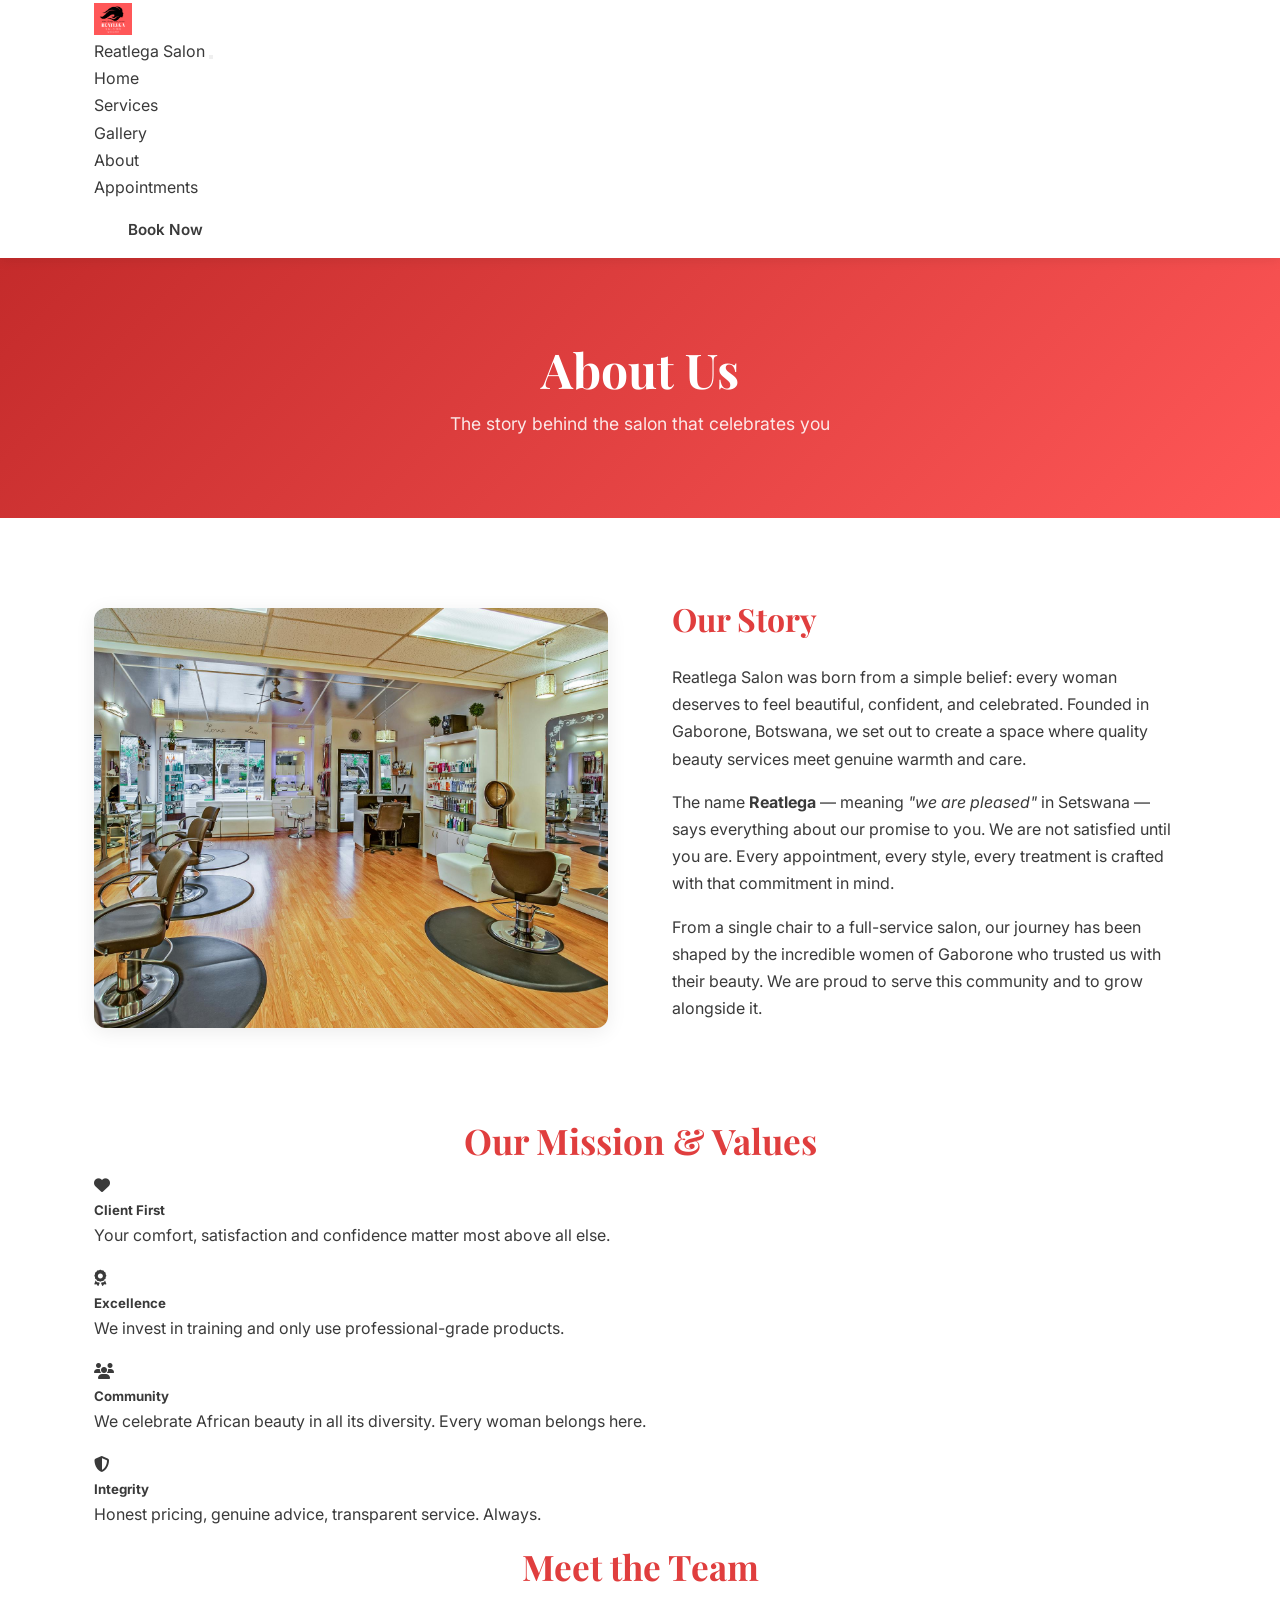
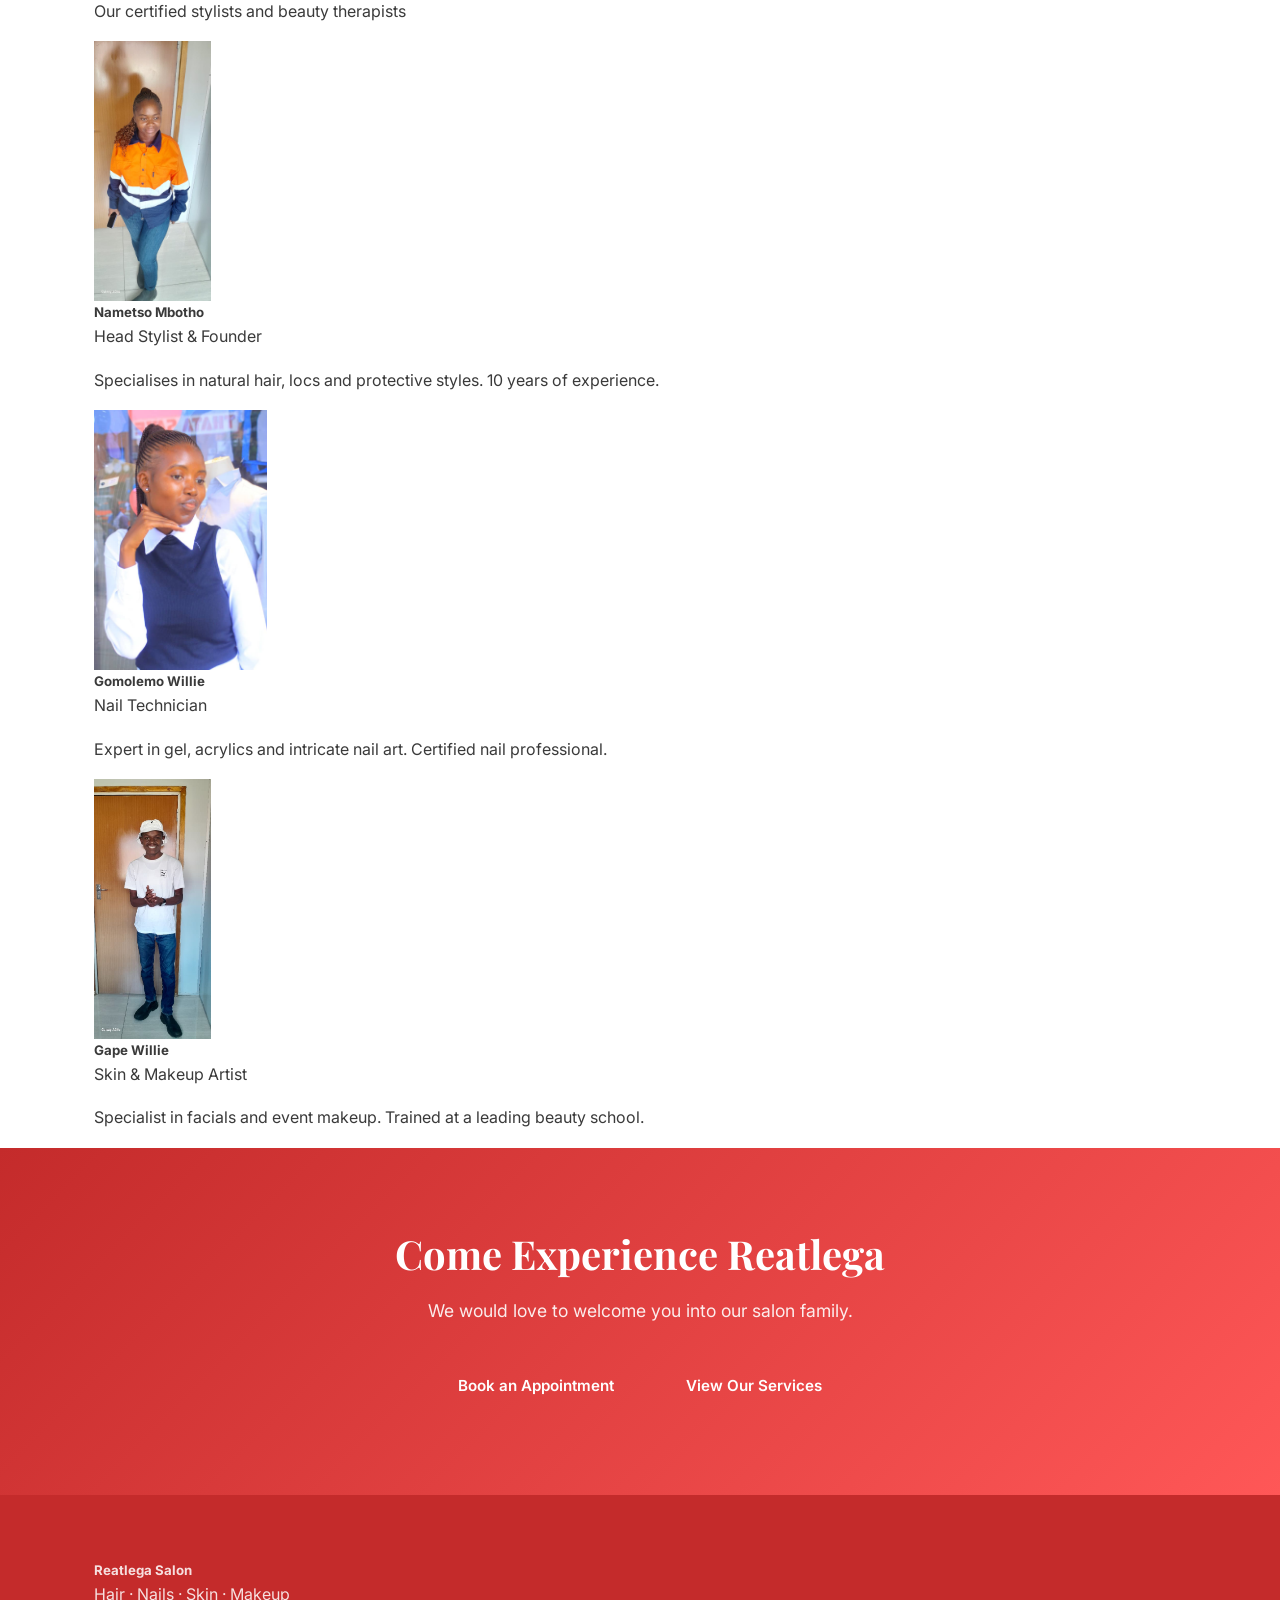
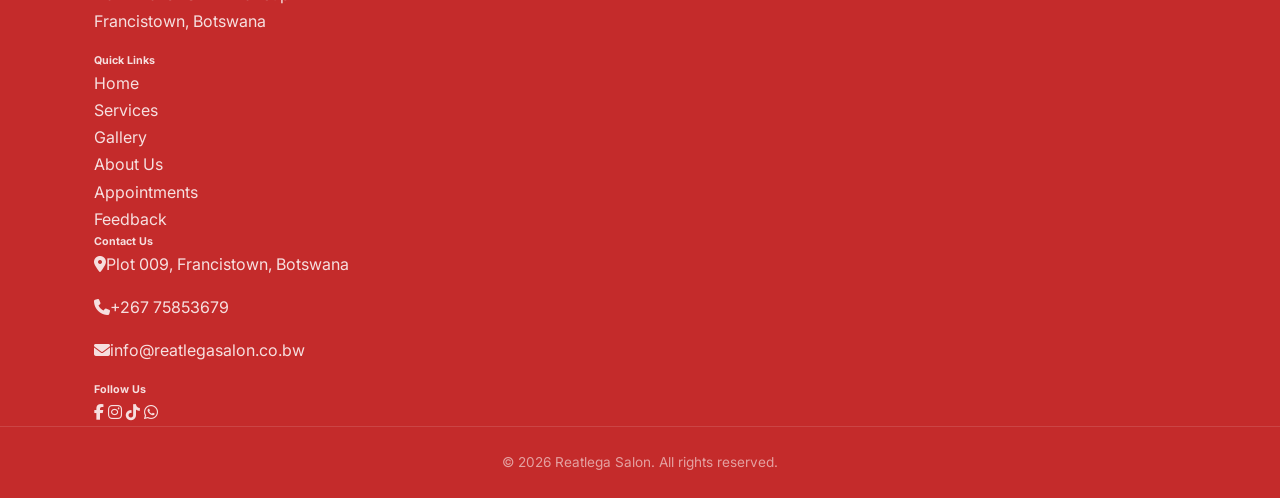
<file: about.html>
<!DOCTYPE html>
<html lang="en">
<head>
  <meta charset="UTF-8" />
  <meta name="viewport" content="width=device-width, initial-scale=1.0" />
  <meta name="description" content="About Reatlega Salon – Our story, mission and talented team in Francistown." />
  <title>Reatlega Salon | About Us</title>
  <link rel="stylesheet" href="css/style.css" />
  <link rel="stylesheet" href="css/responsive.css" />
  <link href="https://fonts.googleapis.com/css2?family=Playfair+Display:wght@400;700&family=Inter:wght@300;400;500;600&display=swap" rel="stylesheet" />
  <link rel="stylesheet" href="https://cdnjs.cloudflare.com/ajax/libs/font-awesome/6.5.0/css/all.min.css" />
</head>
<body>

  <nav class="navbar navbar-expand-lg navbar-light bg-white sticky-top shadow-sm">
  <div class="container">
    <a class="navbar-brand d-flex align-items-center gap-2" href="index.html">
      <img src="images/logo.png" alt="Reatlega Salon Logo" width="38" height="38" class="logo-img" />
      <span class="brand-name">Reatlega Salon</span>
    </a>
    <button class="navbar-toggler" type="button" data-bs-toggle="collapse" data-bs-target="#navbarNav"
      aria-controls="navbarNav" aria-expanded="false" aria-label="Toggle navigation">
      <span class="navbar-toggler-icon"></span>
    </button>
    <div class="collapse navbar-collapse" id="navbarNav">
      <ul class="navbar-nav ms-auto align-items-lg-center gap-lg-1">
        <li class="nav-item"><a class="nav-link" href="index.html">Home</a></li>
        <li class="nav-item"><a class="nav-link" href="services.html">Services</a></li>
        <li class="nav-item"><a class="nav-link" href="gallery.html">Gallery</a></li>
        <li class="nav-item"><a class="nav-link active" href="about.html">About</a></li>
        <li class="nav-item"><a class="nav-link" href="appointments.html">Appointments</a></li>
        <li class="nav-item ms-lg-2">
          <a class="btn btn-rose rounded-pill px-4 py-2" href="feedback.html">Book Now</a>
        </li>
      </ul>
    </div>
  </div>
</nav>

  <section class="page-header">
    <h1>About Us</h1>
    <p>The story behind the salon that celebrates you</p>
  </section>

  <!-- OUR STORY -->
  <section class="our-story section-padding">
    <div class="container story-grid">
      <div class="story-image">
        <img src="images/about-salon.jpg" alt="Inside Reatlega Salon" />
      </div>
      <div class="story-text">
        <h2>Our Story</h2>
        <p>Reatlega Salon was born from a simple belief: every woman deserves to feel beautiful, confident, and celebrated. Founded in Gaborone, Botswana, we set out to create a space where quality beauty services meet genuine warmth and care.</p>
        <p>The name <strong>Reatlega</strong> &mdash; meaning <em>"we are pleased"</em> in Setswana &mdash; says everything about our promise to you. We are not satisfied until you are. Every appointment, every style, every treatment is crafted with that commitment in mind.</p>
        <p>From a single chair to a full-service salon, our journey has been shaped by the incredible women of Gaborone who trusted us with their beauty. We are proud to serve this community and to grow alongside it.</p>
      </div>
    </div>
  </section>

  <!-- MISSION & VALUES -->
<section class="py-5 bg-blush">
  <div class="container">
    <h2 class="text-center section-title mb-5">Our Mission &amp; Values</h2>
    <div class="row g-4">
      <div class="col-6 col-md-3"><div class="card text-center p-4 h-100 border-0 shadow-sm">
        <i class="fas fa-heart text-rose fs-2 mb-3"></i><h5>Client First</h5>
        <p class="text-muted small mb-0">Your comfort, satisfaction and confidence matter most above all else.</p>
      </div></div>
      <div class="col-6 col-md-3"><div class="card text-center p-4 h-100 border-0 shadow-sm">
        <i class="fas fa-award text-rose fs-2 mb-3"></i><h5>Excellence</h5>
        <p class="text-muted small mb-0">We invest in training and only use professional-grade products.</p>
      </div></div>
      <div class="col-6 col-md-3"><div class="card text-center p-4 h-100 border-0 shadow-sm">
        <i class="fas fa-users text-rose fs-2 mb-3"></i><h5>Community</h5>
        <p class="text-muted small mb-0">We celebrate African beauty in all its diversity. Every woman belongs here.</p>
      </div></div>
      <div class="col-6 col-md-3"><div class="card text-center p-4 h-100 border-0 shadow-sm">
        <i class="fas fa-shield-alt text-rose fs-2 mb-3"></i><h5>Integrity</h5>
        <p class="text-muted small mb-0">Honest pricing, genuine advice, transparent service. Always.</p>
      </div></div>
    </div>
  </div>
</section>

  <!-- MEET THE TEAM -->
  <section class="py-5">
  <div class="container">
    <h2 class="text-center section-title mb-1">Meet the Team</h2>
    <p class="text-center text-muted mb-5">Our certified stylists and beauty therapists</p>
    <div class="row g-4 justify-content-center">
      <div class="col-md-4"><div class="card h-100 border-0 shadow-sm overflow-hidden text-center">
        <img src="images/team/stylist1.jpeg" alt="Nametso Mbotho" class="img-fluid" style="height:260px;object-fit:cover;" />
        <div class="card-body">
          <h5 class="mb-1">Nametso Mbotho</h5>
          <p class="text-rose fw-semibold small mb-2">Head Stylist &amp; Founder</p>
          <p class="text-muted small">Specialises in natural hair, locs and protective styles. 10 years of experience.</p>
        </div>
      </div></div>
      <div class="col-md-4"><div class="card h-100 border-0 shadow-sm overflow-hidden text-center">
        <img src="images/team/stylist2.jpeg" alt="Gomolemo Willie" class="img-fluid" style="height:260px;object-fit:cover;" />
        <div class="card-body">
          <h5 class="mb-1">Gomolemo Willie</h5>
          <p class="text-rose fw-semibold small mb-2">Nail Technician</p>
          <p class="text-muted small">Expert in gel, acrylics and intricate nail art. Certified nail professional.</p>
        </div>
      </div></div>
      <div class="col-md-4"><div class="card h-100 border-0 shadow-sm overflow-hidden text-center">
        <img src="images/team/stylist3.jpeg" alt="Gape Willie" class="img-fluid" style="height:260px;object-fit:cover;" />
        <div class="card-body">
          <h5 class="mb-1">Gape Willie</h5>
          <p class="text-rose fw-semibold small mb-2">Skin &amp; Makeup Artist</p>
          <p class="text-muted small">Specialist in facials and event makeup. Trained at a leading beauty school.</p>
        </div>
      </div></div>
    </div>
  </div>
</section>

  <section class="cta-banner text-white text-center py-5">
  <div class="container py-3">
    <h2 class="display-5 fw-bold text-white mb-3">Come Experience Reatlega</h2>
    <p class="lead mb-4">We would love to welcome you into our salon family.</p>
    <div class="d-flex gap-3 justify-content-center flex-wrap">
      <a href="feedback.html" class="btn btn-light btn-lg rounded-pill px-4 text-rose fw-semibold">Book an Appointment</a>
      <a href="services.html" class="btn btn-outline-light btn-lg rounded-pill px-4">View Our Services</a>
    </div>
  </div>
</section>

  <footer class="footer text-white pt-5">
  <div class="container">
    <div class="row g-4 pb-4">
      <div class="col-md-4 col-lg-3">
        <h5 class="footer-heading">Reatlega Salon</h5>
        <p class="opacity-75 small">Hair &middot; Nails &middot; Skin &middot; Makeup<br />Francistown, Botswana</p>
      </div>
      <div class="col-6 col-md-2">
        <h6 class="footer-heading">Quick Links</h6>
        <ul class="list-unstyled footer-links">
          <li><a href="index.html">Home</a></li>
          <li><a href="services.html">Services</a></li>
          <li><a href="gallery.html">Gallery</a></li>
          <li><a href="about.html">About Us</a></li>
          <li><a href="appointments.html">Appointments</a></li>
          <li><a href="feedback.html">Feedback</a></li>
        </ul>
      </div>
      <div class="col-6 col-md-3">
        <h6 class="footer-heading">Contact Us</h6>
        <p class="small opacity-75 mb-1"><i class="fas fa-map-marker-alt me-2 text-rose"></i>Plot 009, Francistown, Botswana</p>
        <p class="small opacity-75 mb-1"><i class="fas fa-phone me-2 text-rose"></i>+267 75853679</p>
        <p class="small opacity-75 mb-0"><i class="fas fa-envelope me-2 text-rose"></i>info@reatlegasalon.co.bw</p>
      </div>
      <div class="col-md-3">
        <h6 class="footer-heading">Follow Us</h6>
        <div class="d-flex gap-2 flex-wrap">
          <a href="#" class="social-icon" aria-label="Facebook"><i class="fab fa-facebook-f"></i></a>
          <a href="#" class="social-icon" aria-label="Instagram"><i class="fab fa-instagram"></i></a>
          <a href="#" class="social-icon" aria-label="TikTok"><i class="fab fa-tiktok"></i></a>
          <a href="https://wa.me/26775853679" class="social-icon" aria-label="WhatsApp"><i class="fab fa-whatsapp"></i></a>
        </div>
      </div>
    </div>
  </div>
  <div class="footer-bottom text-center py-3">
    <p class="small opacity-50 mb-0">&copy; 2026 Reatlega Salon. All rights reserved.</p>
  </div>
</footer>
</file>
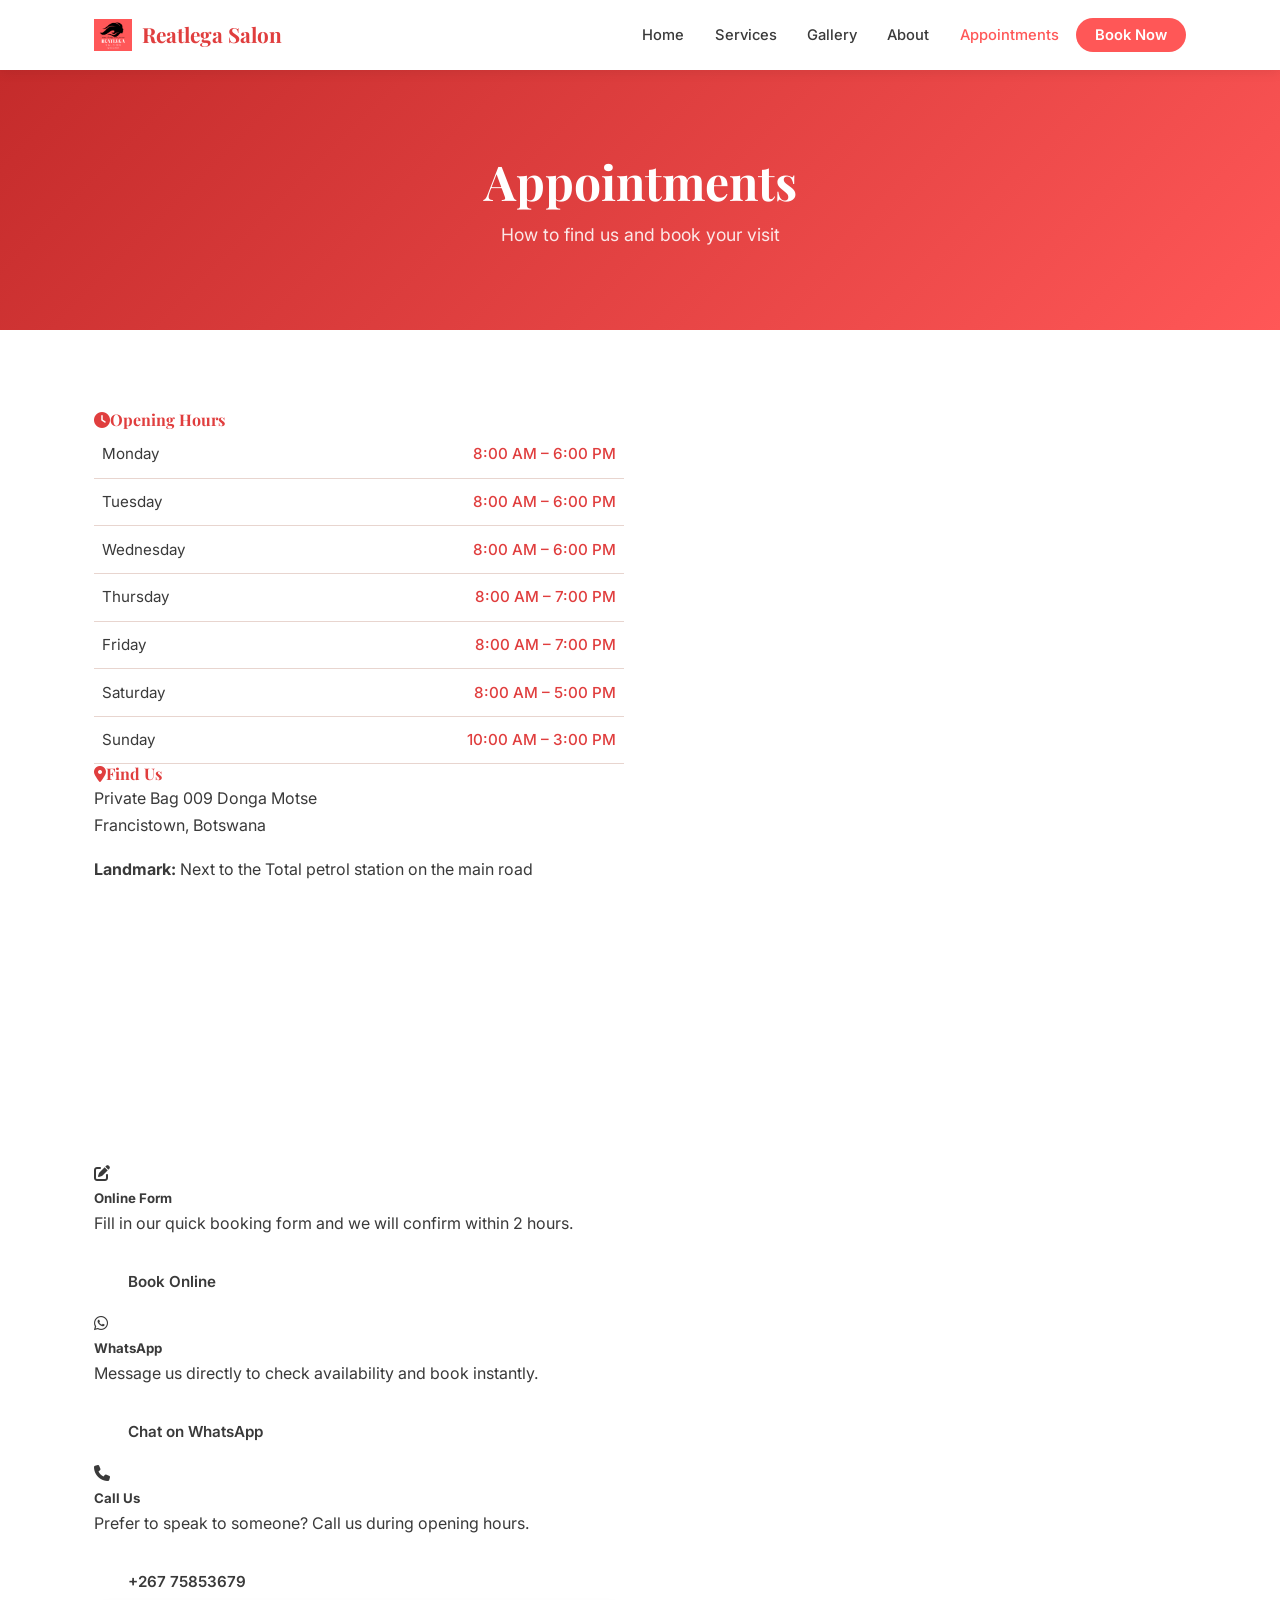
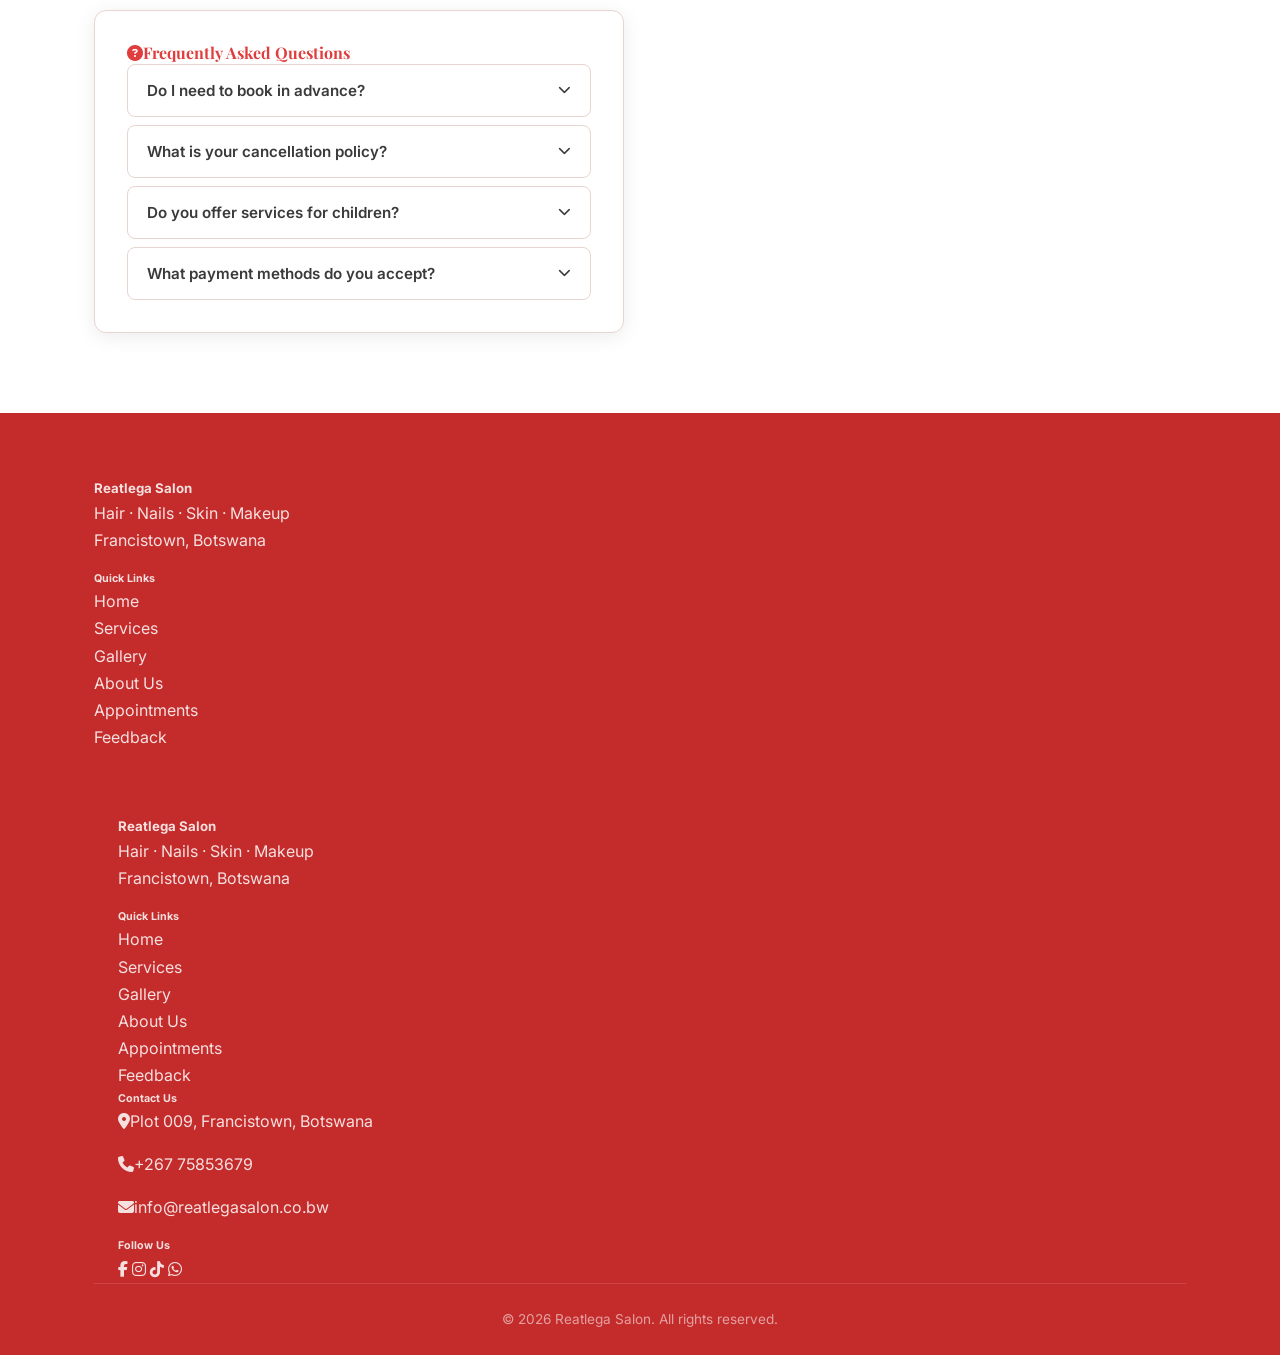
<file: appointments.html>
<!DOCTYPE html>
<html lang="en">
<head>
  <meta charset="UTF-8" />
  <meta name="viewport" content="width=device-width, initial-scale=1.0" />
  <meta name="description" content="Book an appointment at Reatlega Salon, Francistown. Opening hours and location." />
  <title>Reatlega Salon | Appointments</title>
  <link rel="stylesheet" href="css/style.css" />
  <link rel="stylesheet" href="css/responsive.css" />
  <link href="https://fonts.googleapis.com/css2?family=Playfair+Display:wght@400;700&family=Inter:wght@300;400;500;600&display=swap" rel="stylesheet" />
  <link rel="stylesheet" href="https://cdnjs.cloudflare.com/ajax/libs/font-awesome/6.5.0/css/all.min.css" />
</head>
<body>

  <nav class="navbar">
    <div class="nav-container">
      <a href="index.html" class="nav-logo"><img src="images/logo.png" alt="Reatlega Salon Logo" class="logo-img" /><span>Reatlega Salon</span></a>
      <button class="hamburger" id="hamburger" aria-label="Open menu" aria-expanded="false"><i class="fas fa-bars"></i></button>
      <ul class="nav-links" id="nav-links">
        <li><a href="index.html">Home</a></li>
        <li><a href="services.html">Services</a></li>
        <li><a href="gallery.html">Gallery</a></li>
        <li><a href="about.html">About</a></li>
        <li><a href="appointments.html" class="active">Appointments</a></li>
        <li><a href="feedback.html" class="nav-cta">Book Now</a></li>
      </ul>
    </div>
  </nav>

  <section class="page-header">
    <h1>Appointments</h1>
    <p>How to find us and book your visit</p>
  </section>

  <section class="appointments-info section-padding">
    <div class="container appt-grid">

      <!-- OPENING HOURS -->
      <div class="col-md-6">
  <div class="card border-0 shadow-sm h-100 p-4">
    <h4 class="mb-4"><i class="fas fa-clock text-rose me-2"></i>Opening Hours</h4>
        <table class="hours-table">
          <tbody>
            <tr><td>Monday</td><td>8:00 AM &ndash; 6:00 PM</td></tr>
            <tr><td>Tuesday</td><td>8:00 AM &ndash; 6:00 PM</td></tr>
            <tr><td>Wednesday</td><td>8:00 AM &ndash; 6:00 PM</td></tr>
            <tr><td>Thursday</td><td>8:00 AM &ndash; 7:00 PM</td></tr>
            <tr><td>Friday</td><td>8:00 AM &ndash; 7:00 PM</td></tr>
            <tr><td>Saturday</td><td>8:00 AM &ndash; 5:00 PM</td></tr>
            <tr><td>Sunday</td><td>10:00 AM &ndash; 3:00 PM</td></tr>
          </tbody>
        </table>
      </div>

      <!-- LOCATION -->
  <div class="col-md-6">
  <div class="card border-0 shadow-sm h-100 p-4">
    <h4 class="mb-3"><i class="fas fa-map-marker-alt text-rose me-2"></i>Find Us</h4>
        <p>Private Bag 009 Donga Motse<br />Francistown, Botswana</p>
        <p><strong>Landmark:</strong> Next to the Total petrol station on the main road</p>
        <!-- Replace with real embed from Google Maps -->
        <div class="map-embed">
          <iframe
            src="https://www.google.com/maps/embed?pb=!1m18!1m12!1m3!1d238027.06399399044!2d25.7789!3d-24.6541!2m3!1f0!2f0!3f0!3m2!1i1024!2i768!4f13.1!3m3!1m2!1s0x1ebfc16edf54de13%3A0x4d2ca19bcbd5f3ac!2sGaborone%2C%20Botswana!5e0!3m2!1sen!2s!4v1620000000000"
            width="100%" height="250" style="border:0;" allowfullscreen="" loading="lazy"
            title="Reatlega Salon location map">
          </iframe>
        </div>
      </div>

      <!-- HOW TO BOOK -->
      <div class="row g-4 text-center">
  <div class="col-md-4">
    <i class="fas fa-edit text-rose fs-2 mb-3"></i>
    <h5>Online Form</h5>
    <p class="text-muted small">Fill in our quick booking form and we will confirm within 2 hours.</p>
    <a href="feedback.html" class="btn btn-rose rounded-pill px-4">Book Online</a>
  </div>
  <div class="col-md-4">
    <i class="fab fa-whatsapp text-rose fs-2 mb-3"></i>
    <h5>WhatsApp</h5>
    <p class="text-muted small">Message us directly to check availability and book instantly.</p>
    <a href="https://wa.me/26775853679" target="_blank" class="btn btn-rose rounded-pill px-4">Chat on WhatsApp</a>
  </div>
  <div class="col-md-4">
    <i class="fas fa-phone text-rose fs-2 mb-3"></i>
    <h5>Call Us</h5>
    <p class="text-muted small">Prefer to speak to someone? Call us during opening hours.</p>
    <a href="tel:+26775853679" class="btn btn-rose rounded-pill px-4">+267 75853679</a>
  </div>
</div>

      <!-- FAQ -->
      <div class="appt-card full-width">
        <h4 class="mb-4"><i class="fas fa-question-circle text-rose me-2"></i>Frequently Asked Questions</h4>
        <div class="faq-list">
          <div class="faq-item">
            <button class="faq-question" aria-expanded="false">Do I need to book in advance? <i class="fas fa-chevron-down"></i></button>
            <div class="faq-answer"><p>We recommend booking at least 24 hours in advance, especially for hair and makeup services. Walk-ins are welcome but subject to availability.</p></div>
          </div>
          <div class="faq-item">
            <button class="faq-question" aria-expanded="false">What is your cancellation policy? <i class="fas fa-chevron-down"></i></button>
            <div class="faq-answer"><p>Please give us at least 12 hours notice if you need to cancel or reschedule. Late cancellations may incur a small fee.</p></div>
          </div>
          <div class="faq-item">
            <button class="faq-question" aria-expanded="false">Do you offer services for children? <i class="fas fa-chevron-down"></i></button>
            <div class="faq-answer"><p>Yes! We offer hair services for children under 12 at a reduced rate. Please mention this when booking.</p></div>
          </div>
          <div class="faq-item">
            <button class="faq-question" aria-expanded="false">What payment methods do you accept? <i class="fas fa-chevron-down"></i></button>
            <div class="faq-answer"><p>We accept cash, bank transfer, and mobile money (Orange Money). Card payments coming soon.</p></div>
          </div>
        </div>
      </div>

    </div>
  </section>

  <footer class="footer text-white pt-5">
  <div class="container">
    <div class="row g-4 pb-4">
      <div class="col-md-4 col-lg-3">
        <h5 class="footer-heading">Reatlega Salon</h5>
        <p class="opacity-75 small">Hair &middot; Nails &middot; Skin &middot; Makeup<br />Francistown, Botswana</p>
      </div>
      <div class="col-6 col-md-2">
        <h6 class="footer-heading">Quick Links</h6>
        <ul class="list-unstyled footer-links">
          <li><a href="index.html">Home</a></li>
          <li><a href="services.html">Services</a></li>
          <li><a href="gallery.html">Gallery</a></li>
          <li><a href="about.html">About Us</a></li>
          <li><a href="appointments.html">Appointments</a></li>
          <li><a href="feedback.html">Feedback</a></li>
        </ul>
      </div>

      <!-- footer -->
<footer class="footer text-white pt-5">
  <div class="container">
    <div class="row g-4 pb-4">
      <div class="col-md-4 col-lg-3">
        <h5 class="footer-heading">Reatlega Salon</h5>
        <p class="opacity-75 small">Hair &middot; Nails &middot; Skin &middot; Makeup<br />Francistown, Botswana</p>
      </div>
      <div class="col-6 col-md-2">
        <h6 class="footer-heading">Quick Links</h6>
        <ul class="list-unstyled footer-links">
          <li><a href="index.html">Home</a></li>
          <li><a href="services.html">Services</a></li>
          <li><a href="gallery.html">Gallery</a></li>
          <li><a href="about.html">About Us</a></li>
          <li><a href="appointments.html">Appointments</a></li>
          <li><a href="feedback.html">Feedback</a></li>
        </ul>
      </div>
      <div class="col-6 col-md-3">
        <h6 class="footer-heading">Contact Us</h6>
        <p class="small opacity-75 mb-1"><i class="fas fa-map-marker-alt me-2 text-rose"></i>Plot 009, Francistown, Botswana</p>
        <p class="small opacity-75 mb-1"><i class="fas fa-phone me-2 text-rose"></i>+267 75853679</p>
        <p class="small opacity-75 mb-0"><i class="fas fa-envelope me-2 text-rose"></i>info@reatlegasalon.co.bw</p>
      </div>
      <div class="col-md-3">
        <h6 class="footer-heading">Follow Us</h6>
        <div class="d-flex gap-2 flex-wrap">
          <a href="#" class="social-icon" aria-label="Facebook"><i class="fab fa-facebook-f"></i></a>
          <a href="#" class="social-icon" aria-label="Instagram"><i class="fab fa-instagram"></i></a>
          <a href="#" class="social-icon" aria-label="TikTok"><i class="fab fa-tiktok"></i></a>
          <a href="https://wa.me/26775853679" class="social-icon" aria-label="WhatsApp"><i class="fab fa-whatsapp"></i></a>
        </div>
      </div>
    </div>
  </div>
  <div class="footer-bottom text-center py-3">
    <p class="small opacity-50 mb-0">&copy; 2026 Reatlega Salon. All rights reserved.</p>
  </div>
</footer>
  <script src="js/main.js"></script>
</body>
</html>
</file>
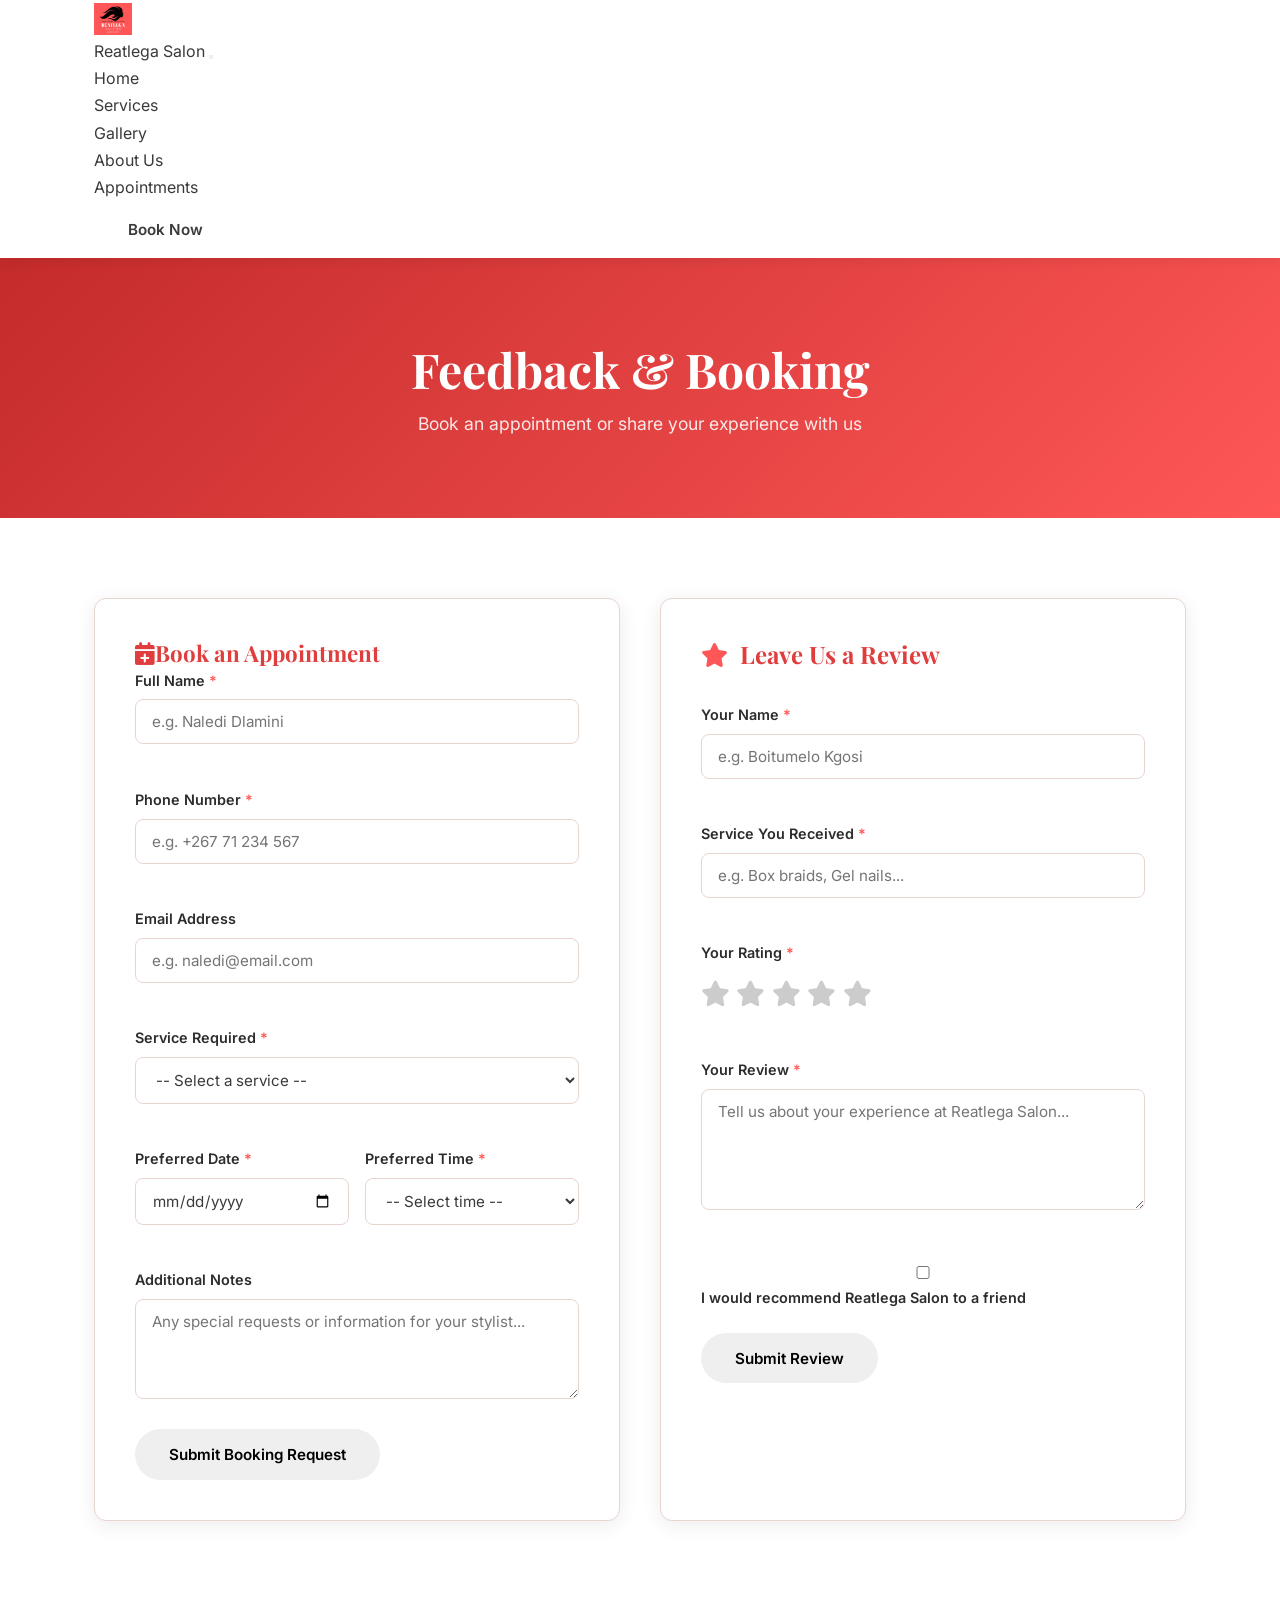
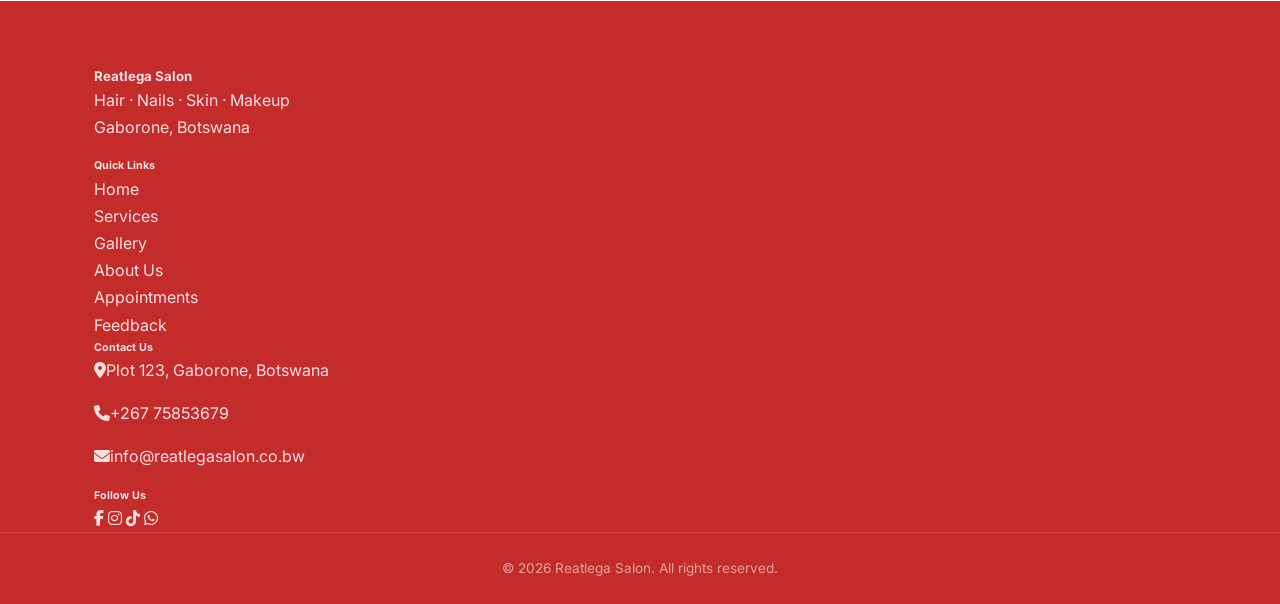
<file: feedback.html>
<!DOCTYPE html>
<html lang="en">
<head>
  <meta charset="UTF-8" />
  <meta name="viewport" content="width=device-width, initial-scale=1.0" />
  <meta name="description" content="Book an appointment or leave feedback for Reatlega Salon, Gaborone." />
  <title>Reatlega Salon | Feedback &amp; Booking</title>
  <link rel="stylesheet" href="css/style.css" />
  <link rel="stylesheet" href="css/responsive.css" />
  <link href="https://fonts.googleapis.com/css2?family=Playfair+Display:wght@400;700&family=Inter:wght@300;400;500;600&display=swap" rel="stylesheet" />
  <link rel="stylesheet" href="https://cdnjs.cloudflare.com/ajax/libs/font-awesome/6.5.0/css/all.min.css" />
</head>
<body>

  <nav class="navbar navbar-expand-lg navbar-light bg-white sticky-top shadow-sm">
    <div class="container">
      <a class="navbar-brand d-flex align-items-center gap-2" href="index.html">
        <img src="images/logo.png" alt="Reatlega Salon Logo" width="38" height="38" class="logo-img" />
        <span class="brand-name">Reatlega Salon</span>
      </a>
      <button class="navbar-toggler" type="button" data-bs-toggle="collapse" data-bs-target="#navbarNav"
        aria-controls="navbarNav" aria-expanded="false" aria-label="Toggle navigation">
        <span class="navbar-toggler-icon"></span>
      </button>
      <div class="collapse navbar-collapse" id="navbarNav">
        <ul class="navbar-nav ms-auto align-items-lg-center gap-lg-1">
          <li class="nav-item"><a class="nav-link" href="index.html">Home</a></li>
          <li class="nav-item"><a class="nav-link" href="services.html">Services</a></li>
          <li class="nav-item"><a class="nav-link" href="gallery.html">Gallery</a></li>
          <li class="nav-item"><a class="nav-link" href="about.html">About Us</a></li>
          <li class="nav-item"><a class="nav-link" href="appointments.html">Appointments</a></li>
          <li class="nav-item ms-lg-2">
            <a class="btn btn-rose rounded-pill px-4 py-2" href="feedback.html">Book Now</a>
          </li>
        </ul>
      </div>
    </div>
  </nav>

  <section class="page-header">
    <h1>Feedback &amp; Booking</h1>
    <p>Book an appointment or share your experience with us</p>
  </section>

  <section class="feedback-section section-padding">
    <div class="container feedback-grid">

      <!-- BOOKING FORM -->
      <div class="form-card">
        <h3 class="mb-4"><i class="fas fa-calendar-plus text-rose me-2"></i>Book an Appointment</h3>
        <form id="booking-form" novalidate>

          <div class="form-group">
            <label for="full-name">Full Name <span class="required">*</span></label>
            <input type="text" id="full-name" name="full-name" placeholder="e.g. Naledi Dlamini" required />
            <span class="error-msg" id="name-error"></span>
          </div>

          <div class="form-group">
            <label for="phone">Phone Number <span class="required">*</span></label>
            <input type="tel" id="phone" name="phone" placeholder="e.g. +267 71 234 567" required />
            <span class="error-msg" id="phone-error"></span>
          </div>

          <div class="form-group">
            <label for="email">Email Address</label>
            <input type="email" id="email" name="email" placeholder="e.g. naledi@email.com" />
            <span class="error-msg" id="email-error"></span>
          </div>

          <div class="form-group">
            <label for="service">Service Required <span class="required">*</span></label>
            <select id="service" name="service" required>
              <option value="">-- Select a service --</option>
              <optgroup label="Hair">
                <option value="box-braids">Box Braids</option>
                <option value="locs">Dreadlocks / Locs</option>
                <option value="relaxer">Relaxer Treatment</option>
                <option value="hair-colour">Hair Colour</option>
                <option value="cut-blowout">Cut &amp; Blowout</option>
                <option value="weave">Weave / Extensions</option>
              </optgroup>
              <optgroup label="Nails">
                <option value="manicure">Classic Manicure</option>
                <option value="gel-manicure">Gel Manicure</option>
                <option value="acrylic">Acrylic Nails</option>
                <option value="pedicure">Classic Pedicure</option>
                <option value="gel-pedicure">Gel Pedicure</option>
              </optgroup>
              <optgroup label="Skin &amp; Facials">
                <option value="deep-cleanse">Deep Cleanse Facial</option>
                <option value="brightening">Brightening Facial</option>
                <option value="hydration">Hydration Glow Facial</option>
                <option value="eyebrow">Eyebrow Shaping</option>
              </optgroup>
              <optgroup label="Makeup">
                <option value="bridal-makeup">Bridal Makeup</option>
                <option value="event-makeup">Event Makeup</option>
                <option value="everyday-glam">Everyday Glam</option>
                <option value="makeup-lesson">Makeup Lesson</option>
              </optgroup>
            </select>
            <span class="error-msg" id="service-error"></span>
          </div>

          <div class="form-row">
            <div class="form-group">
              <label for="appt-date">Preferred Date <span class="required">*</span></label>
              <input type="date" id="appt-date" name="appt-date" required />
              <span class="error-msg" id="date-error"></span>
            </div>
            <div class="form-group">
              <label for="appt-time">Preferred Time <span class="required">*</span></label>
              <select id="appt-time" name="appt-time" required>
                <option value="">-- Select time --</option>
                <option value="08:00">8:00 AM</option>
                <option value="09:00">9:00 AM</option>
                <option value="10:00">10:00 AM</option>
                <option value="11:00">11:00 AM</option>
                <option value="12:00">12:00 PM</option>
                <option value="13:00">1:00 PM</option>
                <option value="14:00">2:00 PM</option>
                <option value="15:00">3:00 PM</option>
                <option value="16:00">4:00 PM</option>
                <option value="17:00">5:00 PM</option>
              </select>
              <span class="error-msg" id="time-error"></span>
            </div>
          </div>

          <div class="form-group">
            <label for="notes">Additional Notes</label>
            <textarea id="notes" name="notes" rows="3" placeholder="Any special requests or information for your stylist..."></textarea>
          </div>

          <button type="submit" class="btn btn-rose w-100 rounded-pill py-2">Submit Booking Request</button>
          <div class="form-success" id="booking-success" style="display:none;">
            <i class="fas fa-check-circle"></i>
            <p>Thank you! Your booking request has been received. We will confirm your appointment within 2 hours.</p>
          </div>
        </form>
      </div>

      <!-- FEEDBACK -->
      <div class="form-card">
        <h2><i class="fas fa-star"></i> Leave Us a Review</h2>
        <form id="review-form" novalidate>

          <div class="form-group">
            <label for="review-name">Your Name <span class="required">*</span></label>
            <input type="text" id="review-name" name="review-name" placeholder="e.g. Boitumelo Kgosi" required />
            <span class="error-msg" id="rname-error"></span>
          </div>

          <div class="form-group">
            <label for="review-service">Service You Received <span class="required">*</span></label>
            <input type="text" id="review-service" name="review-service" placeholder="e.g. Box braids, Gel nails..." required />
            <span class="error-msg" id="rservice-error"></span>
          </div>

          <div class="form-group">
            <label>Your Rating <span class="required">*</span></label>
            <div class="star-rating" id="star-rating" role="group" aria-label="Star rating">
              <span class="star" data-value="1" tabindex="0" role="radio" aria-label="1 star"><i class="fas fa-star"></i></span>
              <span class="star" data-value="2" tabindex="0" role="radio" aria-label="2 stars"><i class="fas fa-star"></i></span>
              <span class="star" data-value="3" tabindex="0" role="radio" aria-label="3 stars"><i class="fas fa-star"></i></span>
              <span class="star" data-value="4" tabindex="0" role="radio" aria-label="4 stars"><i class="fas fa-star"></i></span>
              <span class="star" data-value="5" tabindex="0" role="radio" aria-label="5 stars"><i class="fas fa-star"></i></span>
            </div>
            <input type="hidden" id="rating-value" name="rating" value="" />
            <span class="error-msg" id="rating-error"></span>
          </div>

          <div class="form-group">
            <label for="review-text">Your Review <span class="required">*</span></label>
            <textarea id="review-text" name="review-text" rows="5" placeholder="Tell us about your experience at Reatlega Salon..." required></textarea>
            <span class="error-msg" id="review-error"></span>
          </div>

          <div class="form-group">
            <label for="recommend">
              <input type="checkbox" id="recommend" name="recommend" />
              I would recommend Reatlega Salon to a friend
            </label>
          </div>

          <button type="submit" class="btn btn-rose w-100 rounded-pill py-2">Submit Review</button>
          <div class="form-success" id="review-success" style="display:none;">
            <i class="fas fa-check-circle"></i>
            <p>Thank you for your review! We truly appreciate your feedback.</p>
          </div>
        </form>
      </div>

    </div>
  </section>

  <footer class="footer text-white pt-5">
    <div class="container">
      <div class="row g-4 pb-4">
        <div class="col-md-4 col-lg-3">
          <h5 class="footer-heading">Reatlega Salon</h5>
          <p class="opacity-75 small">Hair &middot; Nails &middot; Skin &middot; Makeup<br />Gaborone, Botswana</p>
        </div>
        <div class="col-6 col-md-2">
          <h6 class="footer-heading">Quick Links</h6>
          <ul class="list-unstyled footer-links">
            <li><a href="index.html">Home</a></li>
            <li><a href="services.html">Services</a></li>
            <li><a href="gallery.html">Gallery</a></li>
            <li><a href="about.html">About Us</a></li>
            <li><a href="appointments.html">Appointments</a></li>
            <li><a href="feedback.html">Feedback</a></li>
          </ul>
        </div>
        <div class="col-6 col-md-3">
          <h6 class="footer-heading">Contact Us</h6>
          <p class="small opacity-75 mb-1"><i class="fas fa-map-marker-alt me-2 text-rose"></i>Plot 123, Gaborone, Botswana</p>
          <p class="small opacity-75 mb-1"><i class="fas fa-phone me-2 text-rose"></i>+267 75853679</p>
          <p class="small opacity-75 mb-0"><i class="fas fa-envelope me-2 text-rose"></i>info@reatlegasalon.co.bw</p>
        </div>
        <div class="col-md-3">
          <h6 class="footer-heading">Follow Us</h6>
          <div class="d-flex gap-2 flex-wrap">
            <a href="#" class="social-icon" aria-label="Facebook"><i class="fab fa-facebook-f"></i></a>
            <a href="#" class="social-icon" aria-label="Instagram"><i class="fab fa-instagram"></i></a>
            <a href="#" class="social-icon" aria-label="TikTok"><i class="fab fa-tiktok"></i></a>
            <a href="https://wa.me/26775853679" class="social-icon" aria-label="WhatsApp"><i class="fab fa-whatsapp"></i></a>
          </div>
        </div>
      </div>
    </div>
    <div class="footer-bottom text-center py-3">
      <p class="small opacity-50 mb-0">&copy; 2026 Reatlega Salon. All rights reserved.</p>
    </div>
  </footer>
</file>
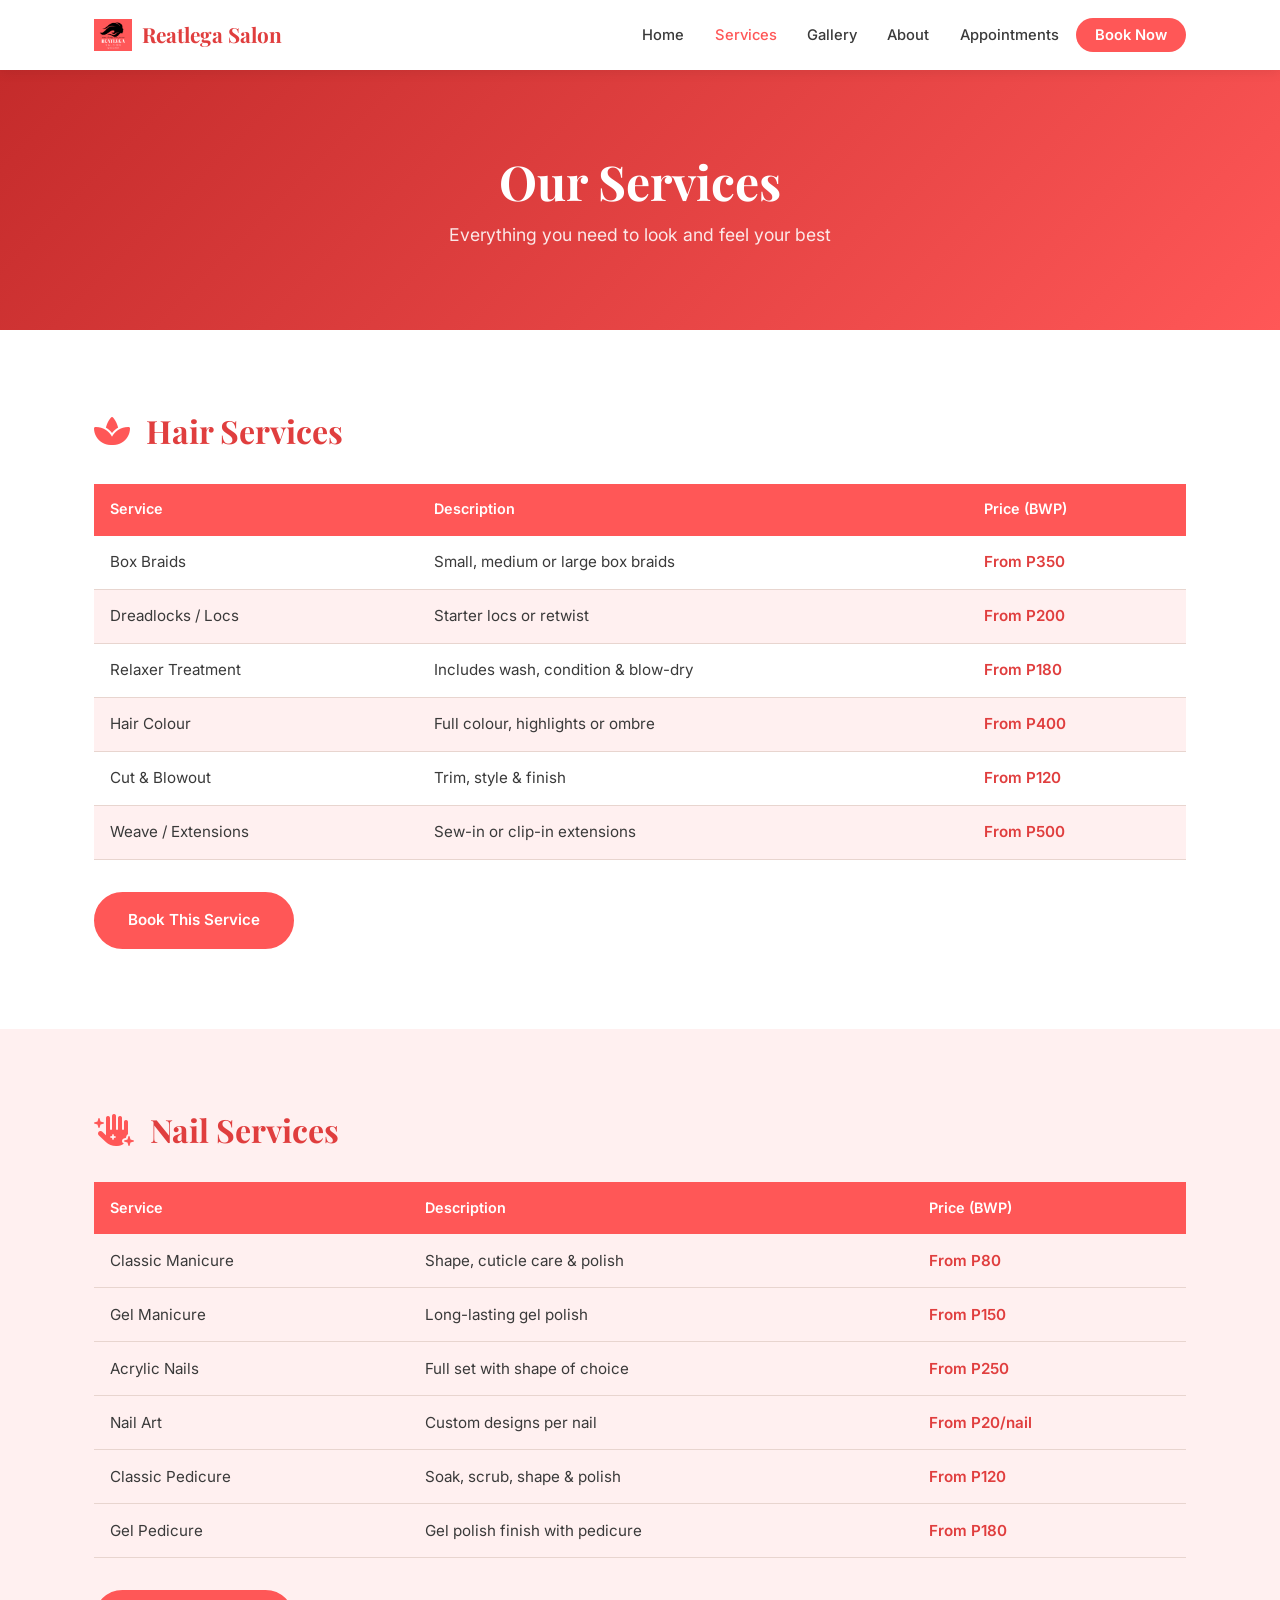
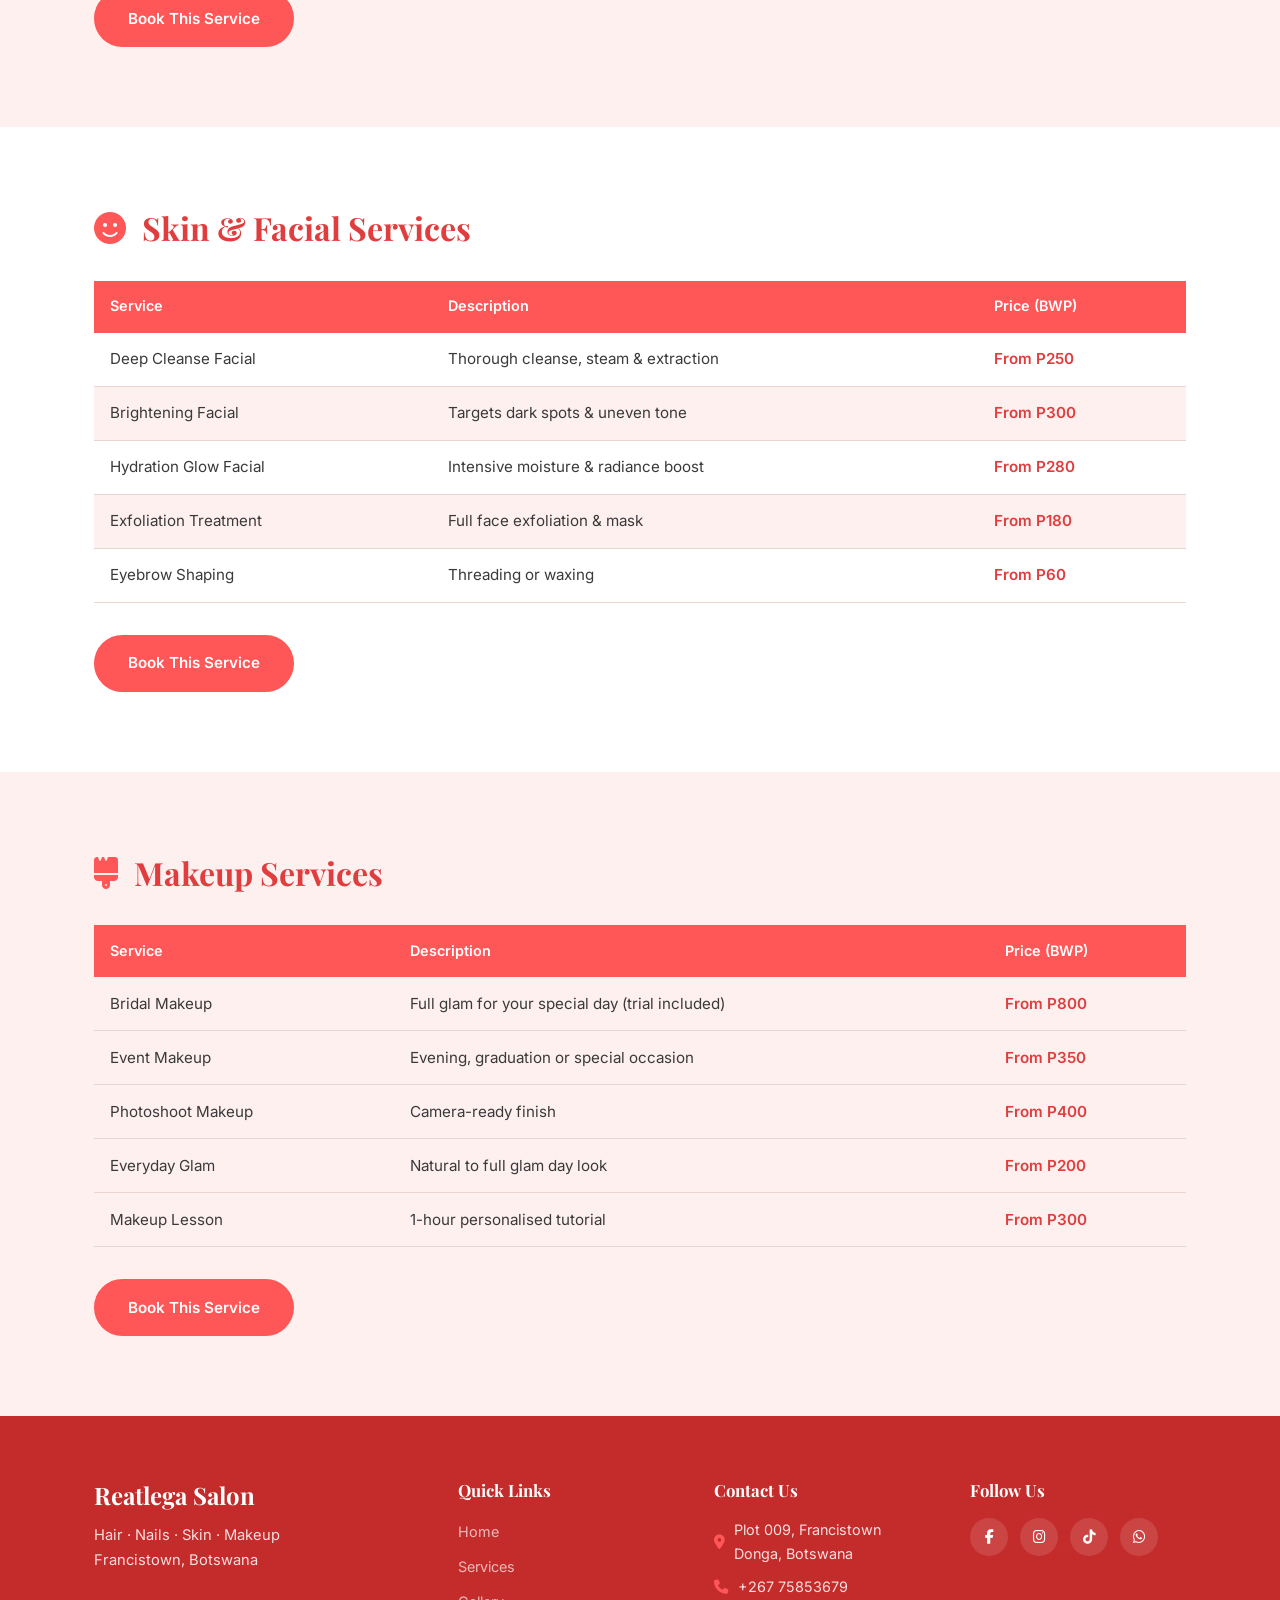
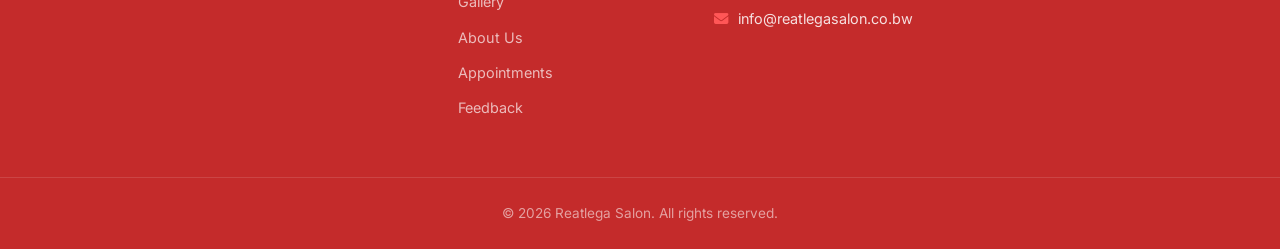
<file: services.html>
<!DOCTYPE html>
<html lang="en">
<head>
  <meta charset="UTF-8" />
  <meta name="viewport" content="width=device-width, initial-scale=1.0" />
  <meta name="description" content="Reatlega Salon services – Hair, Nails, Skin and Makeup in Francistown." />
  <title>Reatlega Salon | Services</title>
  <link rel="stylesheet" href="css/style.css" />
  <link rel="stylesheet" href="css/responsive.css" />
  <link href="https://fonts.googleapis.com/css2?family=Playfair+Display:wght@400;700&family=Inter:wght@300;400;500;600&display=swap" rel="stylesheet" />
  <link rel="stylesheet" href="https://cdnjs.cloudflare.com/ajax/libs/font-awesome/6.5.0/css/all.min.css" />
</head>
<body>

  <nav class="navbar">
    <div class="nav-container">
      <a href="index.html" class="nav-logo">
        <img src="images/logo.png" alt="Reatlega Salon Logo" class="logo-img" />
        <span>Reatlega Salon</span>
      </a>
      <button class="hamburger" id="hamburger" aria-label="Open menu" aria-expanded="false">
        <i class="fas fa-bars"></i>
      </button>
      <ul class="nav-links" id="nav-links">
        <li><a href="index.html">Home</a></li>
        <li><a href="services.html" class="active">Services</a></li>
        <li><a href="gallery.html">Gallery</a></li>
        <li><a href="about.html">About</a></li>
        <li><a href="appointments.html">Appointments</a></li>
        <li><a href="feedback.html" class="nav-cta">Book Now</a></li>
      </ul>
    </div>
  </nav>

  <!-- PAGE HEADER -->
  <section class="page-header">
    <h1>Our Services</h1>
    <p>Everything you need to look and feel your best</p>
  </section>

  <!-- HAIR SERVICES -->
  <section id="hair" class="service-section section-padding">
    <div class="container">
      <div class="service-section-header">
        <i class="fas fa-spa section-icon"></i>
        <h2>Hair Services</h2>
      </div>
      <table class="price-table">
        <thead>
          <tr><th>Service</th><th>Description</th><th>Price (BWP)</th></tr>
        </thead>
        <tbody>
          <tr><td>Box Braids</td><td>Small, medium or large box braids</td><td>From P350</td></tr>
          <tr><td>Dreadlocks / Locs</td><td>Starter locs or retwist</td><td>From P200</td></tr>
          <tr><td>Relaxer Treatment</td><td>Includes wash, condition &amp; blow-dry</td><td>From P180</td></tr>
          <tr><td>Hair Colour</td><td>Full colour, highlights or ombre</td><td>From P400</td></tr>
          <tr><td>Cut &amp; Blowout</td><td>Trim, style &amp; finish</td><td>From P120</td></tr>
          <tr><td>Weave / Extensions</td><td>Sew-in or clip-in extensions</td><td>From P500</td></tr>
        </tbody>
      </table>
      <a href="feedback.html" class="btn btn-primary">Book This Service</a>
    </div>
  </section>

  <!-- NAIL SERVICES -->
  <section id="nails" class="service-section section-padding bg-light">
    <div class="container">
      <div class="service-section-header">
        <i class="fas fa-hand-sparkles section-icon"></i>
        <h2>Nail Services</h2>
      </div>
      <table class="price-table">
        <thead>
          <tr><th>Service</th><th>Description</th><th>Price (BWP)</th></tr>
        </thead>
        <tbody>
          <tr><td>Classic Manicure</td><td>Shape, cuticle care &amp; polish</td><td>From P80</td></tr>
          <tr><td>Gel Manicure</td><td>Long-lasting gel polish</td><td>From P150</td></tr>
          <tr><td>Acrylic Nails</td><td>Full set with shape of choice</td><td>From P250</td></tr>
          <tr><td>Nail Art</td><td>Custom designs per nail</td><td>From P20/nail</td></tr>
          <tr><td>Classic Pedicure</td><td>Soak, scrub, shape &amp; polish</td><td>From P120</td></tr>
          <tr><td>Gel Pedicure</td><td>Gel polish finish with pedicure</td><td>From P180</td></tr>
        </tbody>
      </table>
      <a href="feedback.html" class="btn btn-primary">Book This Service</a>
    </div>
  </section>

  <!-- SKIN SERVICES -->
  <section id="skin" class="service-section section-padding">
    <div class="container">
      <div class="service-section-header">
        <i class="fas fa-face-smile section-icon"></i>
        <h2>Skin &amp; Facial Services</h2>
      </div>
      <table class="price-table">
        <thead>
          <tr><th>Service</th><th>Description</th><th>Price (BWP)</th></tr>
        </thead>
        <tbody>
          <tr><td>Deep Cleanse Facial</td><td>Thorough cleanse, steam &amp; extraction</td><td>From P250</td></tr>
          <tr><td>Brightening Facial</td><td>Targets dark spots &amp; uneven tone</td><td>From P300</td></tr>
          <tr><td>Hydration Glow Facial</td><td>Intensive moisture &amp; radiance boost</td><td>From P280</td></tr>
          <tr><td>Exfoliation Treatment</td><td>Full face exfoliation &amp; mask</td><td>From P180</td></tr>
          <tr><td>Eyebrow Shaping</td><td>Threading or waxing</td><td>From P60</td></tr>
        </tbody>
      </table>
      <a href="feedback.html" class="btn btn-primary">Book This Service</a>
    </div>
  </section>

  <!-- MAKEUP SERVICES -->
  <section id="makeup" class="service-section section-padding bg-light">
    <div class="container">
      <div class="service-section-header">
        <i class="fas fa-brush section-icon"></i>
        <h2>Makeup Services</h2>
      </div>
      <table class="price-table">
        <thead>
          <tr><th>Service</th><th>Description</th><th>Price (BWP)</th></tr>
        </thead>
        <tbody>
          <tr><td>Bridal Makeup</td><td>Full glam for your special day (trial included)</td><td>From P800</td></tr>
          <tr><td>Event Makeup</td><td>Evening, graduation or special occasion</td><td>From P350</td></tr>
          <tr><td>Photoshoot Makeup</td><td>Camera-ready finish</td><td>From P400</td></tr>
          <tr><td>Everyday Glam</td><td>Natural to full glam day look</td><td>From P200</td></tr>
          <tr><td>Makeup Lesson</td><td>1-hour personalised tutorial</td><td>From P300</td></tr>
        </tbody>
      </table>
      <a href="feedback.html" class="btn btn-primary">Book This Service</a>
    </div>
  </section>

  <footer class="footer">
    <div class="container footer-grid">
      <div class="footer-brand"><h3>Reatlega Salon</h3><p>Hair &middot; Nails &middot; Skin &middot; Makeup<br />Francistown, Botswana</p></div>
      <div class="footer-links"><h4>Quick Links</h4><ul><li><a href="index.html">Home</a></li><li><a href="services.html">Services</a></li><li><a href="gallery.html">Gallery</a></li><li><a href="about.html">About Us</a></li><li><a href="appointments.html">Appointments</a></li><li><a href="feedback.html">Feedback</a></li></ul></div>
      <div class="footer-contact"><h4>Contact Us</h4><p><i class="fas fa-map-marker-alt"></i> Plot 009, Francistown Donga, Botswana</p><p><i class="fas fa-phone"></i> +267 75853679</p><p><i class="fas fa-envelope"></i> info@reatlegasalon.co.bw</p></div>
      <div class="footer-social"><h4>Follow Us</h4><div class="social-icons"><a href="#" aria-label="Facebook"><i class="fab fa-facebook-f"></i></a><a href="#" aria-label="Instagram"><i class="fab fa-instagram"></i></a><a href="#" aria-label="TikTok"><i class="fab fa-tiktok"></i></a><a href="https://wa.me/26775853679" aria-label="WhatsApp"><i class="fab fa-whatsapp"></i></a></div></div>
    </div>
    <div class="footer-bottom"><p>&copy; 2026 Reatlega Salon. All rights reserved.</p></div>
  </footer>
  <script src="js/main.js"></script>
</body>
</html>
</file>
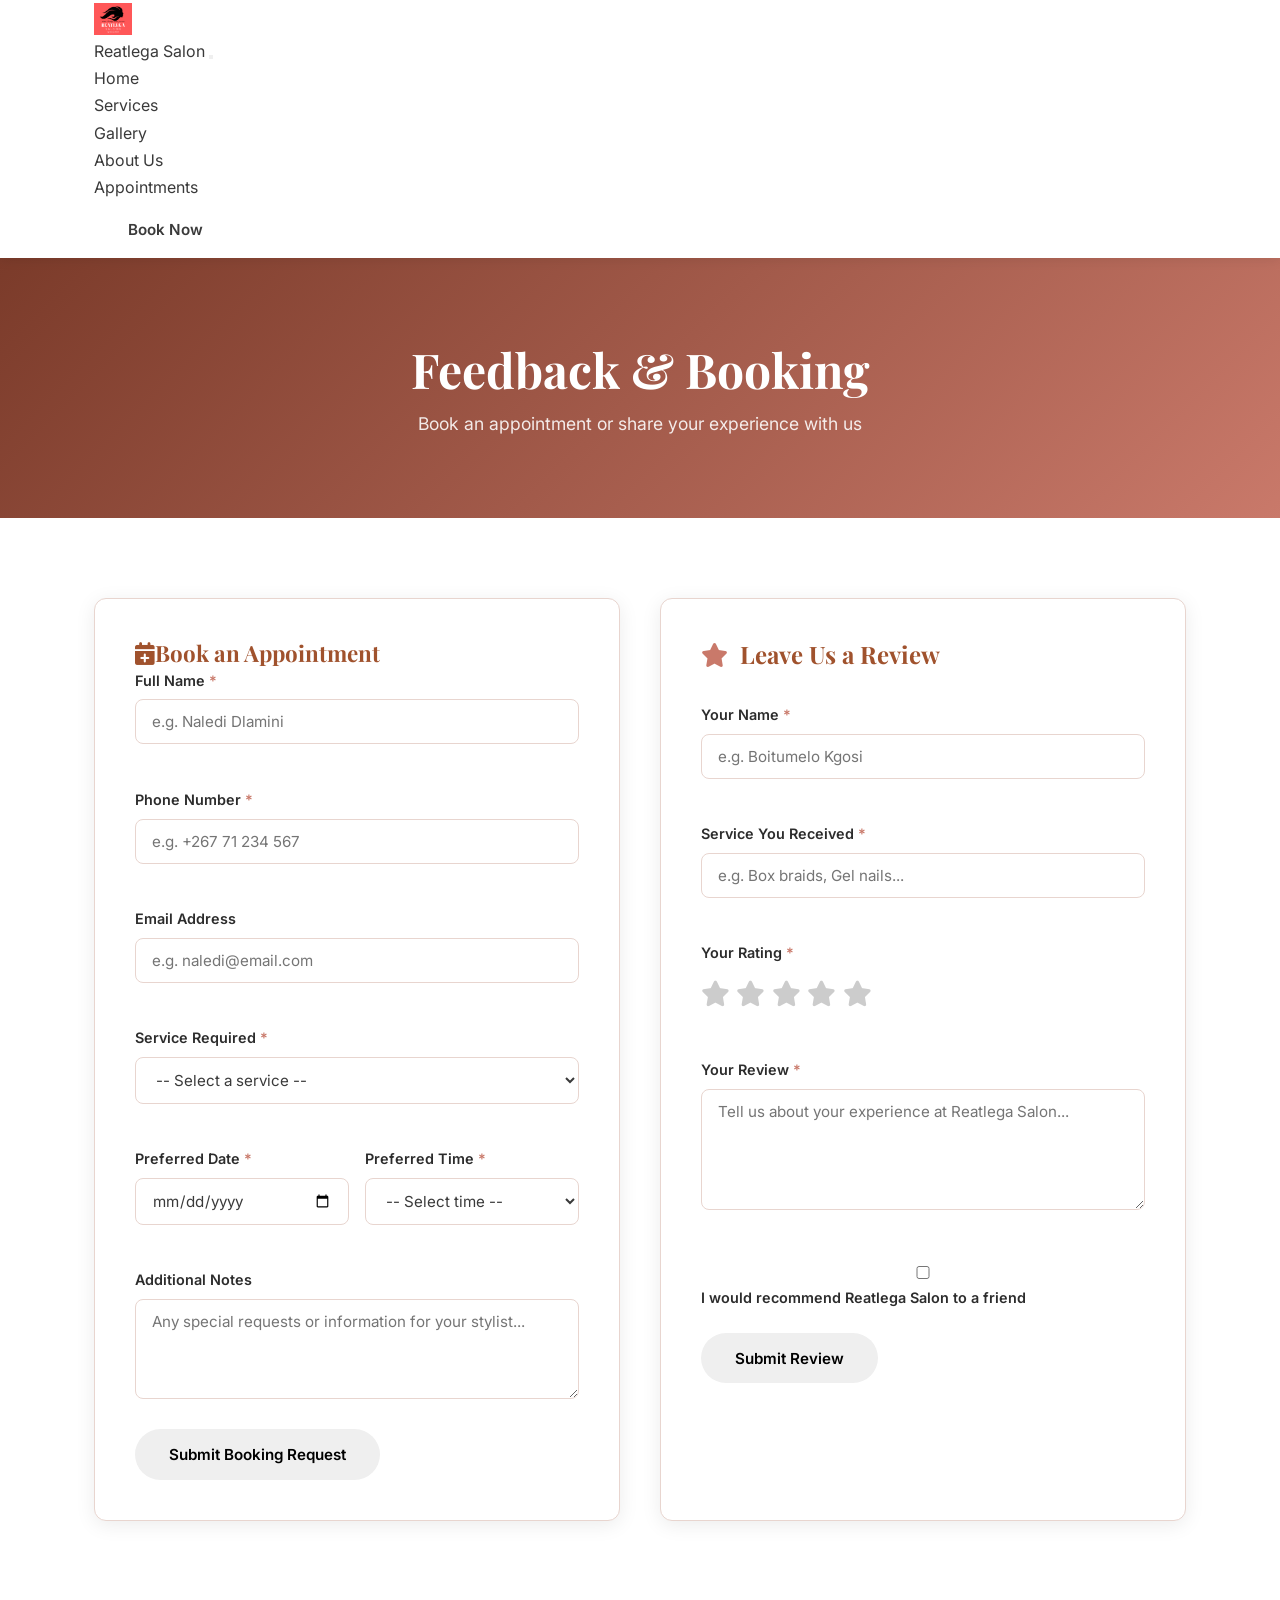
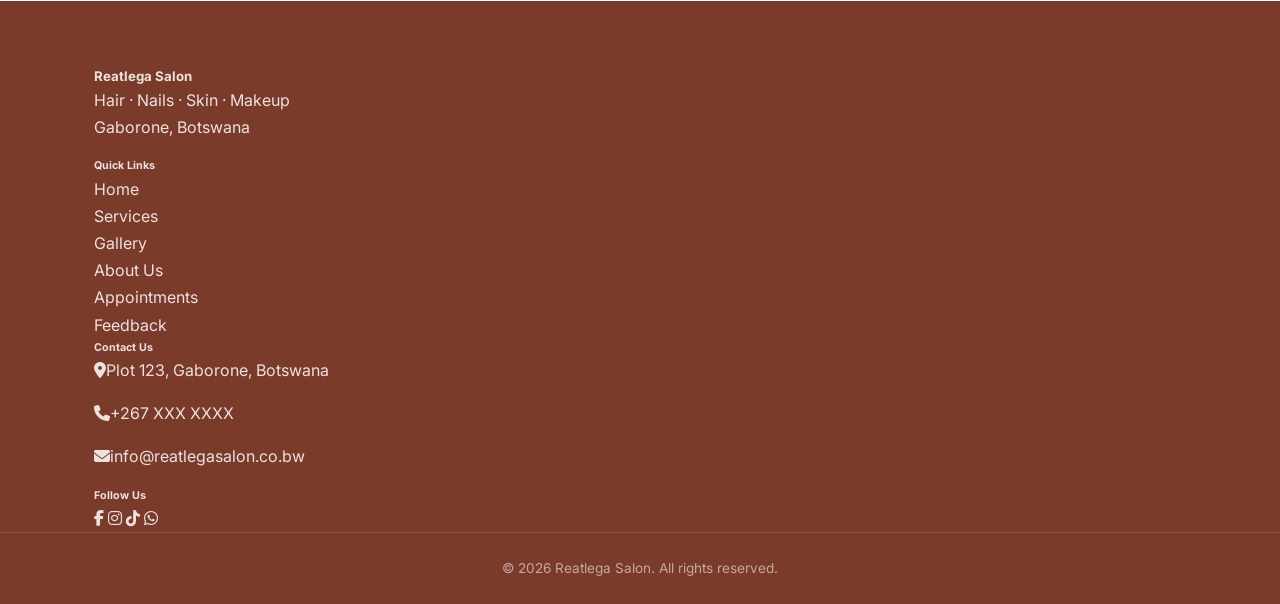
<file: reatlega-salon/feedback.html>
<!DOCTYPE html>
<html lang="en">
<head>
  <meta charset="UTF-8" />
  <meta name="viewport" content="width=device-width, initial-scale=1.0" />
  <meta name="description" content="Book an appointment or leave feedback for Reatlega Salon, Gaborone." />
  <title>Reatlega Salon | Feedback &amp; Booking</title>
  <link rel="stylesheet" href="css/style.css" />
  <link rel="stylesheet" href="css/responsive.css" />
  <link href="https://fonts.googleapis.com/css2?family=Playfair+Display:wght@400;700&family=Inter:wght@300;400;500;600&display=swap" rel="stylesheet" />
  <link rel="stylesheet" href="https://cdnjs.cloudflare.com/ajax/libs/font-awesome/6.5.0/css/all.min.css" />
</head>
<body>

  <nav class="navbar navbar-expand-lg navbar-light bg-white sticky-top shadow-sm">
    <div class="container">
      <a class="navbar-brand d-flex align-items-center gap-2" href="index.html">
        <img src="images/logo.png" alt="Reatlega Salon Logo" width="38" height="38" class="logo-img" />
        <span class="brand-name">Reatlega Salon</span>
      </a>
      <button class="navbar-toggler" type="button" data-bs-toggle="collapse" data-bs-target="#navbarNav"
        aria-controls="navbarNav" aria-expanded="false" aria-label="Toggle navigation">
        <span class="navbar-toggler-icon"></span>
      </button>
      <div class="collapse navbar-collapse" id="navbarNav">
        <ul class="navbar-nav ms-auto align-items-lg-center gap-lg-1">
          <li class="nav-item"><a class="nav-link" href="index.html">Home</a></li>
          <li class="nav-item"><a class="nav-link" href="services.html">Services</a></li>
          <li class="nav-item"><a class="nav-link" href="gallery.html">Gallery</a></li>
          <li class="nav-item"><a class="nav-link" href="about.html">About Us</a></li>
          <li class="nav-item"><a class="nav-link" href="appointments.html">Appointments</a></li>
          <li class="nav-item ms-lg-2">
            <a class="btn btn-rose rounded-pill px-4 py-2" href="feedback.html">Book Now</a>
          </li>
        </ul>
      </div>
    </div>
  </nav>

  <section class="page-header">
    <h1>Feedback &amp; Booking</h1>
    <p>Book an appointment or share your experience with us</p>
  </section>

  <section class="feedback-section section-padding">
    <div class="container feedback-grid">

      <!-- BOOKING FORM -->
      <div class="form-card">
        <h3 class="mb-4"><i class="fas fa-calendar-plus text-rose me-2"></i>Book an Appointment</h3>
        <form id="booking-form" novalidate>

          <div class="form-group">
            <label for="full-name">Full Name <span class="required">*</span></label>
            <input type="text" id="full-name" name="full-name" placeholder="e.g. Naledi Dlamini" required />
            <span class="error-msg" id="name-error"></span>
          </div>

          <div class="form-group">
            <label for="phone">Phone Number <span class="required">*</span></label>
            <input type="tel" id="phone" name="phone" placeholder="e.g. +267 71 234 567" required />
            <span class="error-msg" id="phone-error"></span>
          </div>

          <div class="form-group">
            <label for="email">Email Address</label>
            <input type="email" id="email" name="email" placeholder="e.g. naledi@email.com" />
            <span class="error-msg" id="email-error"></span>
          </div>

          <div class="form-group">
            <label for="service">Service Required <span class="required">*</span></label>
            <select id="service" name="service" required>
              <option value="">-- Select a service --</option>
              <optgroup label="Hair">
                <option value="box-braids">Box Braids</option>
                <option value="locs">Dreadlocks / Locs</option>
                <option value="relaxer">Relaxer Treatment</option>
                <option value="hair-colour">Hair Colour</option>
                <option value="cut-blowout">Cut &amp; Blowout</option>
                <option value="weave">Weave / Extensions</option>
              </optgroup>
              <optgroup label="Nails">
                <option value="manicure">Classic Manicure</option>
                <option value="gel-manicure">Gel Manicure</option>
                <option value="acrylic">Acrylic Nails</option>
                <option value="pedicure">Classic Pedicure</option>
                <option value="gel-pedicure">Gel Pedicure</option>
              </optgroup>
              <optgroup label="Skin &amp; Facials">
                <option value="deep-cleanse">Deep Cleanse Facial</option>
                <option value="brightening">Brightening Facial</option>
                <option value="hydration">Hydration Glow Facial</option>
                <option value="eyebrow">Eyebrow Shaping</option>
              </optgroup>
              <optgroup label="Makeup">
                <option value="bridal-makeup">Bridal Makeup</option>
                <option value="event-makeup">Event Makeup</option>
                <option value="everyday-glam">Everyday Glam</option>
                <option value="makeup-lesson">Makeup Lesson</option>
              </optgroup>
            </select>
            <span class="error-msg" id="service-error"></span>
          </div>

          <div class="form-row">
            <div class="form-group">
              <label for="appt-date">Preferred Date <span class="required">*</span></label>
              <input type="date" id="appt-date" name="appt-date" required />
              <span class="error-msg" id="date-error"></span>
            </div>
            <div class="form-group">
              <label for="appt-time">Preferred Time <span class="required">*</span></label>
              <select id="appt-time" name="appt-time" required>
                <option value="">-- Select time --</option>
                <option value="08:00">8:00 AM</option>
                <option value="09:00">9:00 AM</option>
                <option value="10:00">10:00 AM</option>
                <option value="11:00">11:00 AM</option>
                <option value="12:00">12:00 PM</option>
                <option value="13:00">1:00 PM</option>
                <option value="14:00">2:00 PM</option>
                <option value="15:00">3:00 PM</option>
                <option value="16:00">4:00 PM</option>
                <option value="17:00">5:00 PM</option>
              </select>
              <span class="error-msg" id="time-error"></span>
            </div>
          </div>

          <div class="form-group">
            <label for="notes">Additional Notes</label>
            <textarea id="notes" name="notes" rows="3" placeholder="Any special requests or information for your stylist..."></textarea>
          </div>

          <button type="submit" class="btn btn-rose w-100 rounded-pill py-2">Submit Booking Request</button>
          <div class="form-success" id="booking-success" style="display:none;">
            <i class="fas fa-check-circle"></i>
            <p>Thank you! Your booking request has been received. We will confirm your appointment within 2 hours.</p>
          </div>
        </form>
      </div>

      <!-- FEEDBACK / REVIEW FORM -->
      <div class="form-card">
        <h2><i class="fas fa-star"></i> Leave Us a Review</h2>
        <form id="review-form" novalidate>

          <div class="form-group">
            <label for="review-name">Your Name <span class="required">*</span></label>
            <input type="text" id="review-name" name="review-name" placeholder="e.g. Boitumelo Kgosi" required />
            <span class="error-msg" id="rname-error"></span>
          </div>

          <div class="form-group">
            <label for="review-service">Service You Received <span class="required">*</span></label>
            <input type="text" id="review-service" name="review-service" placeholder="e.g. Box braids, Gel nails..." required />
            <span class="error-msg" id="rservice-error"></span>
          </div>

          <div class="form-group">
            <label>Your Rating <span class="required">*</span></label>
            <div class="star-rating" id="star-rating" role="group" aria-label="Star rating">
              <span class="star" data-value="1" tabindex="0" role="radio" aria-label="1 star"><i class="fas fa-star"></i></span>
              <span class="star" data-value="2" tabindex="0" role="radio" aria-label="2 stars"><i class="fas fa-star"></i></span>
              <span class="star" data-value="3" tabindex="0" role="radio" aria-label="3 stars"><i class="fas fa-star"></i></span>
              <span class="star" data-value="4" tabindex="0" role="radio" aria-label="4 stars"><i class="fas fa-star"></i></span>
              <span class="star" data-value="5" tabindex="0" role="radio" aria-label="5 stars"><i class="fas fa-star"></i></span>
            </div>
            <input type="hidden" id="rating-value" name="rating" value="" />
            <span class="error-msg" id="rating-error"></span>
          </div>

          <div class="form-group">
            <label for="review-text">Your Review <span class="required">*</span></label>
            <textarea id="review-text" name="review-text" rows="5" placeholder="Tell us about your experience at Reatlega Salon..." required></textarea>
            <span class="error-msg" id="review-error"></span>
          </div>

          <div class="form-group">
            <label for="recommend">
              <input type="checkbox" id="recommend" name="recommend" />
              I would recommend Reatlega Salon to a friend
            </label>
          </div>

          <button type="submit" class="btn btn-rose w-100 rounded-pill py-2">Submit Review</button>
          <div class="form-success" id="review-success" style="display:none;">
            <i class="fas fa-check-circle"></i>
            <p>Thank you for your review! We truly appreciate your feedback.</p>
          </div>
        </form>
      </div>

    </div>
  </section>

  <footer class="footer text-white pt-5">
    <div class="container">
      <div class="row g-4 pb-4">
        <div class="col-md-4 col-lg-3">
          <h5 class="footer-heading">Reatlega Salon</h5>
          <p class="opacity-75 small">Hair &middot; Nails &middot; Skin &middot; Makeup<br />Gaborone, Botswana</p>
        </div>
        <div class="col-6 col-md-2">
          <h6 class="footer-heading">Quick Links</h6>
          <ul class="list-unstyled footer-links">
            <li><a href="index.html">Home</a></li>
            <li><a href="services.html">Services</a></li>
            <li><a href="gallery.html">Gallery</a></li>
            <li><a href="about.html">About Us</a></li>
            <li><a href="appointments.html">Appointments</a></li>
            <li><a href="feedback.html">Feedback</a></li>
          </ul>
        </div>
        <div class="col-6 col-md-3">
          <h6 class="footer-heading">Contact Us</h6>
          <p class="small opacity-75 mb-1"><i class="fas fa-map-marker-alt me-2 text-rose"></i>Plot 123, Gaborone, Botswana</p>
          <p class="small opacity-75 mb-1"><i class="fas fa-phone me-2 text-rose"></i>+267 XXX XXXX</p>
          <p class="small opacity-75 mb-0"><i class="fas fa-envelope me-2 text-rose"></i>info@reatlegasalon.co.bw</p>
        </div>
        <div class="col-md-3">
          <h6 class="footer-heading">Follow Us</h6>
          <div class="d-flex gap-2 flex-wrap">
            <a href="#" class="social-icon" aria-label="Facebook"><i class="fab fa-facebook-f"></i></a>
            <a href="#" class="social-icon" aria-label="Instagram"><i class="fab fa-instagram"></i></a>
            <a href="#" class="social-icon" aria-label="TikTok"><i class="fab fa-tiktok"></i></a>
            <a href="https://wa.me/267XXXXXXXX" class="social-icon" aria-label="WhatsApp"><i class="fab fa-whatsapp"></i></a>
          </div>
        </div>
      </div>
    </div>
    <div class="footer-bottom text-center py-3">
      <p class="small opacity-50 mb-0">&copy; 2026 Reatlega Salon. All rights reserved.</p>
    </div>
  </footer>
</file>
<file: css/style.css>
/* Reatlega Salon main css*/

/* CSS Variables */
:root {
  --rose:       #FF5757;
  --rose-dark:  #E03E3E;
  --rose-deep:  #C42B2B;
  --blush:      #FFF0F0;
  --blush-mid:  #F2D9D4;
  --gold:       #B8860B;
  --dark:       #2C2C2C;
  --grey:       #F5F5F5;
  --white:      #FFFFFF;
  --text:       #3A3A3A;
  --text-light: #777777;
  --border:     #E8D5CF;
  --shadow:     0 4px 20px rgba(0,0,0,0.08);
  --radius:     12px;
  --transition: all 0.3s ease;
  --font-head:  'Playfair Display', Georgia, serif;
  --font-body:  'Inter', Arial, sans-serif;
}

/* Reset & Base */
*, *::before, *::after { box-sizing: border-box; margin: 0; padding: 0; }
html { scroll-behavior: smooth; }
body { font-family: var(--font-body); color: var(--text); background: var(--white); line-height: 1.7; }
img { max-width: 100%; height: auto; display: block; }
a { text-decoration: none; color: inherit; }
ul { list-style: none; }

/* Typography */
h1, h2, h3, h4 { font-family: var(--font-head); line-height: 1.3; color: var(--rose-dark); }
h1 { font-size: 2.8rem; }
h2 { font-size: 2rem; }
h3 { font-size: 1.4rem; }
p  { margin-bottom: 1rem; }

/* Layout Helpers */
.container     { max-width: 1140px; margin: 0 auto; padding: 0 1.5rem; }
.section-padding { padding: 5rem 0; }
.bg-light      { background: var(--blush); }
.center-btn    { text-align: center; margin-top: 2.5rem; }
.section-title { text-align: center; font-size: 2.2rem; margin-bottom: 0.5rem; }
.section-sub   { text-align: center; color: var(--text-light); margin-bottom: 3rem; font-size: 1.05rem; }

/* Buttons */
.btn {
  display: inline-block;
  padding: 0.85rem 2rem;
  border-radius: 50px;
  font-family: var(--font-body);
  font-weight: 600;
  font-size: 0.95rem;
  cursor: pointer;
  transition: var(--transition);
  border: 2px solid transparent;
}
.btn-primary  { background: var(--rose); color: var(--white); border-color: var(--rose); }
.btn-primary:hover { background: var(--rose-dark); border-color: var(--rose-dark); transform: translateY(-2px); }
.btn-outline  { background: transparent; color: var(--white); border-color: var(--white); }
.btn-outline:hover { background: var(--white); color: var(--rose-dark); }
.btn-white    { background: var(--white); color: var(--rose-dark); }
.btn-white:hover { background: var(--blush); transform: translateY(-2px); }
.btn-outline-white { background: transparent; color: var(--white); border-color: var(--white); }
.btn-outline-white:hover { background: var(--white); color: var(--rose-dark); }
.btn-full { width: 100%; text-align: center; }

/* NAVBAR */
.navbar {
  position: sticky;
  top: 0;
  z-index: 1000;
  background: var(--white);
  box-shadow: 0 2px 12px rgba(0,0,0,0.08);
}
.nav-container {
  max-width: 1140px;
  margin: 0 auto;
  padding: 0 1.5rem;
  display: flex;
  align-items: center;
  justify-content: space-between;
  height: 70px;
}
.nav-logo {
  display: flex;
  align-items: center;
  gap: 0.6rem;
  font-family: var(--font-head);
  font-size: 1.3rem;
  color: var(--rose-dark);
  font-weight: 700;
}
.logo-img { width: 38px; height: 38px; object-fit: contain; }
.nav-links {
  display: flex;
  align-items: center;
  gap: 0.2rem;
}
.nav-links li a {
  padding: 0.4rem 0.85rem;
  border-radius: 6px;
  font-size: 0.92rem;
  font-weight: 500;
  color: var(--text);
  transition: var(--transition);
}
.nav-links li a:hover,
.nav-links li a.active { color: var(--rose); }
.nav-links li a.nav-cta {
  background: var(--rose);
  color: var(--white);
  padding: 0.5rem 1.2rem;
  border-radius: 50px;
  font-weight: 600;
}
.nav-links li a.nav-cta:hover { background: var(--rose-dark); }
.hamburger {
  display: none;
  background: none;
  border: none;
  font-size: 1.4rem;
  color: var(--rose-dark);
  cursor: pointer;
  padding: 0.5rem;
}

/* HERO */
.hero {
  position: relative;
  min-height: 92vh;
  display: flex;
  align-items: center;
  justify-content: center;
  background: url('../images/hero-banner.jpg') center/cover no-repeat;
  background-color: var(--rose-deep); /* fallback if image missing */
  text-align: center;
}
.hero-overlay {
  position: absolute;
  inset: 0;
  background: linear-gradient(135deg, rgba(120,50,30,0.65) 0%, rgba(160,82,45,0.45) 100%);
}
.hero-content { position: relative; z-index: 1; color: var(--white); padding: 2rem; max-width: 780px; }
.hero-sub { font-size: 1rem; letter-spacing: 3px; text-transform: uppercase; opacity: 0.9; margin-bottom: 1rem; }
.hero-content h1 { font-size: 3.8rem; color: var(--white); margin-bottom: 1rem; }
.hero-content h1 .accent { color: #F9D5C8; }
.hero-tagline { font-size: 1.1rem; opacity: 0.88; margin-bottom: 2.5rem; }
.hero-buttons { display: flex; gap: 1rem; justify-content: center; flex-wrap: wrap; }

/* PAGE HEADER (inner pages) */
.page-header {
  background: linear-gradient(135deg, var(--rose-deep) 0%, var(--rose) 100%);
  color: var(--white);
  text-align: center;
  padding: 5rem 1.5rem 4rem;
}
.page-header h1 { color: var(--white); font-size: 3rem; margin-bottom: 0.5rem; }
.page-header p  { color: rgba(255,255,255,0.88); font-size: 1.1rem; }

/* SERVICES STRIP */
.services-grid { display: grid; grid-template-columns: repeat(4, 1fr); gap: 1.5rem; }
.service-card {
  background: var(--white);
  border: 1px solid var(--border);
  border-radius: var(--radius);
  padding: 2rem 1.5rem;
  text-align: center;
  transition: var(--transition);
  color: var(--text);
}
.service-card:hover { transform: translateY(-6px); box-shadow: var(--shadow); border-color: var(--rose); }
.service-icon { font-size: 2.2rem; color: var(--rose); margin-bottom: 1rem; }
.service-card h3 { margin-bottom: 0.5rem; font-size: 1.2rem; }
.service-card p  { color: var(--text-light); font-size: 0.9rem; margin: 0; }

/* WHY CHOOSE US */
.why-grid { display: grid; grid-template-columns: repeat(3, 1fr); gap: 2rem; }
.why-card  { text-align: center; padding: 2.5rem 1.5rem; background: var(--white); border-radius: var(--radius); box-shadow: var(--shadow); }
.why-icon  { font-size: 2.5rem; color: var(--gold); margin-bottom: 1rem; }
.why-card h3 { margin-bottom: 0.5rem; }

/* GALLERY PREVIEW  */
.gallery-grid-preview {
  display: grid;
  grid-template-columns: repeat(3, 1fr);
  gap: 1rem;
}
.gallery-grid-preview img {
  width: 100%;
  height: 240px;
  object-fit: cover;
  border-radius: var(--radius);
  transition: var(--transition);
}
.gallery-grid-preview img:hover { transform: scale(1.03); box-shadow: var(--shadow); }

/* FULL GALLERY PAGE */
.filter-buttons { display: flex; gap: 0.75rem; flex-wrap: wrap; justify-content: center; margin-bottom: 2.5rem; }
.filter-btn {
  padding: 0.55rem 1.4rem;
  border: 2px solid var(--rose);
  background: transparent;
  color: var(--rose);
  border-radius: 50px;
  font-weight: 600;
  cursor: pointer;
  transition: var(--transition);
  font-family: var(--font-body);
}
.filter-btn.active,
.filter-btn:hover { background: var(--rose); color: var(--white); }
.gallery-grid {
  display: grid;
  grid-template-columns: repeat(auto-fill, minmax(260px, 1fr));
  gap: 1rem;
}
.gallery-item { position: relative; overflow: hidden; border-radius: var(--radius); cursor: pointer; }
.gallery-item img { width: 100%; height: 260px; object-fit: cover; transition: var(--transition); }
.gallery-item:hover img { transform: scale(1.06); }
.gallery-overlay {
  position: absolute; inset: 0;
  background: rgba(120,50,30,0.55);
  display: flex; align-items: flex-end;
  padding: 1rem;
  opacity: 0; transition: var(--transition);
}
.gallery-item:hover .gallery-overlay { opacity: 1; }
.gallery-overlay p { color: var(--white); font-weight: 600; font-size: 0.95rem; }
.gallery-item.hidden { display: none; }

/* LIGHTBOX */
.lightbox {
  display: none;
  position: fixed; inset: 0; z-index: 2000;
  background: rgba(0,0,0,0.92);
  align-items: center; justify-content: center;
  flex-direction: column;
  padding: 2rem;
}
.lightbox.active { display: flex; }
.lightbox img { max-width: 90vw; max-height: 80vh; border-radius: var(--radius); object-fit: contain; }
.lightbox p { color: var(--white); margin-top: 1rem; font-size: 1rem; }
.lightbox-close {
  position: absolute; top: 1.5rem; right: 1.5rem;
  background: none; border: none; color: var(--white);
  font-size: 2rem; cursor: pointer; transition: var(--transition);
}
.lightbox-close:hover { color: var(--rose); transform: rotate(90deg); }

/* ── TESTIMONIALS ─────────────────────────────────── */
.testimonials-grid { display: grid; grid-template-columns: repeat(3, 1fr); gap: 1.5rem; }
.testimonial-card {
  background: var(--white);
  border: 1px solid var(--border);
  border-radius: var(--radius);
  padding: 2rem;
  box-shadow: var(--shadow);
}
.review-text { font-style: italic; color: var(--text); margin-bottom: 1rem; line-height: 1.7; }
.reviewer    { font-weight: 600; color: var(--rose-dark); margin-bottom: 0.4rem; }
.stars i     { color: var(--gold); font-size: 0.9rem; }

/*CTA BANNER*/
.cta-banner { background: linear-gradient(135deg, var(--rose-deep), var(--rose)); color: var(--white); text-align: center; padding: 5rem 1.5rem; }
.cta-banner h2 { color: var(--white); font-size: 2.5rem; margin-bottom: 1rem; }
.cta-banner p  { font-size: 1.1rem; opacity: 0.9; margin-bottom: 2rem; }
.cta-buttons   { display: flex; gap: 1rem; justify-content: center; flex-wrap: wrap; }

/* SERVICES PAGE*/
.service-section-header { display: flex; align-items: center; gap: 1rem; margin-bottom: 2rem; }
.section-icon { font-size: 2rem; color: var(--rose); }
.price-table  { width: 100%; border-collapse: collapse; margin-bottom: 2rem; }
.price-table th {
  background: var(--rose);
  color: var(--white);
  padding: 0.85rem 1rem;
  text-align: left;
  font-family: var(--font-body);
  font-weight: 600;
  font-size: 0.9rem;
}
.price-table td { padding: 0.85rem 1rem; border-bottom: 1px solid var(--border); font-size: 0.95rem; }
.price-table tr:nth-child(even) td { background: var(--blush); }
.price-table tr:hover td { background: var(--blush-mid); }
.price-table td:last-child { font-weight: 600; color: var(--rose-dark); white-space: nowrap; }

/* ABOUT PAGE */
.story-grid { display: grid; grid-template-columns: 1fr 1fr; gap: 4rem; align-items: center; }
.story-image img { border-radius: var(--radius); box-shadow: var(--shadow); width: 100%; height: 420px; object-fit: cover; }
.story-text h2   { margin-bottom: 1.5rem; }
.values-grid { display: grid; grid-template-columns: repeat(4, 1fr); gap: 1.5rem; }
.value-card  { text-align: center; padding: 2rem 1rem; background: var(--white); border-radius: var(--radius); box-shadow: var(--shadow); }
.value-icon  { font-size: 2rem; color: var(--rose); margin-bottom: 0.8rem; }
.team-grid   { display: grid; grid-template-columns: repeat(3, 1fr); gap: 2rem; }
.team-card   { text-align: center; background: var(--white); border-radius: var(--radius); overflow: hidden; box-shadow: var(--shadow); }
.team-card img { width: 100%; height: 260px; object-fit: cover; }
.team-card h3  { padding: 1.2rem 1rem 0.3rem; }
.team-card .role { color: var(--rose); font-weight: 600; font-size: 0.9rem; padding: 0 1rem; }
.team-card p:last-child { padding: 0.5rem 1rem 1.5rem; color: var(--text-light); font-size: 0.9rem; }

/* APPOINTMENTS PAGE */
.appt-grid   { display: grid; grid-template-columns: 1fr 1fr; gap: 2rem; }
.appt-card   { background: var(--white); border: 1px solid var(--border); border-radius: var(--radius); padding: 2rem; box-shadow: var(--shadow); }
.appt-card.full-width { grid-column: 1 / -1; }
.appt-card h2 { display: flex; align-items: center; gap: 0.75rem; font-size: 1.4rem; margin-bottom: 1.5rem; }
.appt-card h2 i { color: var(--rose); }
.hours-table  { width: 100%; border-collapse: collapse; }
.hours-table td { padding: 0.65rem 0.5rem; border-bottom: 1px solid var(--border); font-size: 0.95rem; }
.hours-table td:last-child { text-align: right; font-weight: 500; color: var(--rose-dark); }
.map-embed    { margin-top: 1.2rem; border-radius: var(--radius); overflow: hidden; }
.booking-options { display: grid; grid-template-columns: repeat(3, 1fr); gap: 1.5rem; }
.booking-option  { text-align: center; padding: 1.5rem; border: 1px solid var(--border); border-radius: var(--radius); }
.booking-icon    { font-size: 2.2rem; color: var(--rose); margin-bottom: 0.8rem; }
.booking-option h3 { margin-bottom: 0.5rem; font-size: 1.1rem; }
.booking-option p  { color: var(--text-light); font-size: 0.9rem; margin-bottom: 1rem; }

/* FAQ Accordion */
.faq-list    { display: flex; flex-direction: column; gap: 0.5rem; }
.faq-item    { border: 1px solid var(--border); border-radius: 8px; overflow: hidden; }
.faq-question {
  width: 100%; background: none; border: none; padding: 1rem 1.2rem;
  display: flex; justify-content: space-between; align-items: center;
  font-family: var(--font-body); font-size: 0.95rem; font-weight: 600;
  color: var(--text); cursor: pointer; text-align: left; transition: var(--transition);
}
.faq-question:hover { background: var(--blush); color: var(--rose-dark); }
.faq-question i { transition: var(--transition); font-size: 0.8rem; }
.faq-question.open i { transform: rotate(180deg); }
.faq-answer  { max-height: 0; overflow: hidden; transition: max-height 0.35s ease, padding 0.3s; }
.faq-answer.open { max-height: 200px; }
.faq-answer p { padding: 0 1.2rem 1rem; color: var(--text-light); font-size: 0.92rem; margin: 0; }

/* FEEDBACK */
.feedback-grid { display: grid; grid-template-columns: 1fr 1fr; gap: 2.5rem; }
.form-card { background: var(--white); border: 1px solid var(--border); border-radius: var(--radius); padding: 2.5rem; box-shadow: var(--shadow); }
.form-card h2 { display: flex; align-items: center; gap: 0.75rem; font-size: 1.5rem; margin-bottom: 2rem; }
.form-card h2 i { color: var(--rose); }
.form-group  { margin-bottom: 1.4rem; }
.form-row    { display: grid; grid-template-columns: 1fr 1fr; gap: 1rem; }
.form-group label { display: block; font-weight: 600; font-size: 0.9rem; margin-bottom: 0.4rem; color: var(--dark); }
.form-group input,
.form-group select,
.form-group textarea {
  width: 100%;
  padding: 0.75rem 1rem;
  border: 1.5px solid var(--border);
  border-radius: 8px;
  font-family: var(--font-body);
  font-size: 0.95rem;
  color: var(--text);
  background: var(--white);
  transition: var(--transition);
}
.form-group input:focus,
.form-group select:focus,
.form-group textarea:focus { outline: none; border-color: var(--rose); box-shadow: 0 0 0 3px rgba(201,121,106,0.15); }
.form-group textarea { resize: vertical; min-height: 100px; }
.required { color: var(--rose); }
.error-msg { display: block; color: #c0392b; font-size: 0.82rem; margin-top: 0.3rem; min-height: 1rem; }
.form-success {
  margin-top: 1.2rem; padding: 1.2rem; background: #eaf7f0;
  border: 1px solid #a8d5bf; border-radius: 8px;
  display: flex; align-items: flex-start; gap: 0.75rem; color: #1a6b47;
}
.form-success i { font-size: 1.4rem; margin-top: 0.1rem; }

/* Star Rating Widget */
.star-rating { display: flex; gap: 0.4rem; margin-top: 0.4rem; }
.star { font-size: 1.6rem; color: #ccc; cursor: pointer; transition: var(--transition); }
.star.selected, .star.hover { color: var(--gold); }

/* FOOTER */
.footer      { background: var(--rose-deep); color: rgba(255,255,255,0.85); padding: 4rem 0 0; }
.footer-grid { display: grid; grid-template-columns: 1.5fr 1fr 1fr 1fr; gap: 2.5rem; padding-bottom: 3rem; }
.footer-brand h3  { font-family: var(--font-head); color: var(--white); font-size: 1.5rem; margin-bottom: 0.75rem; }
.footer-brand p   { font-size: 0.92rem; line-height: 1.7; }
.footer-links h4,
.footer-contact h4,
.footer-social h4 { color: var(--white); font-family: var(--font-head); font-size: 1.05rem; margin-bottom: 1rem; }
.footer-links ul li { margin-bottom: 0.5rem; }
.footer-links ul li a { font-size: 0.9rem; opacity: 0.8; transition: var(--transition); }
.footer-links ul li a:hover { opacity: 1; color: #F9D5C8; padding-left: 4px; }
.footer-contact p { font-size: 0.9rem; margin-bottom: 0.5rem; display: flex; align-items: center; gap: 0.5rem; }
.footer-contact i { color: var(--rose); width: 16px; }
.social-icons { display: flex; gap: 0.75rem; }
.social-icons a {
  width: 38px; height: 38px; border-radius: 50%;
  background: rgba(255,255,255,0.12); color: var(--white);
  display: flex; align-items: center; justify-content: center;
  font-size: 0.9rem; transition: var(--transition);
}
.social-icons a:hover { background: var(--rose); transform: translateY(-3px); }
.footer-bottom { border-top: 1px solid rgba(255,255,255,0.12); padding: 1.5rem 0; text-align: center; }
.footer-bottom p { font-size: 0.85rem; opacity: 0.65; margin: 0; }
</file>
<file: css/responsive.css>
/*Reatlega Salon – Responsive Stylesheet*/

/* TABLET (max 992px) */
@media (max-width: 992px) {
  h1 { font-size: 2.2rem; }
  h2 { font-size: 1.7rem; }
  .hero-content h1 { font-size: 3rem; }
  .services-grid { grid-template-columns: repeat(2, 1fr); }
  .why-grid      { grid-template-columns: repeat(2, 1fr); }  
  .values-grid   { grid-template-columns: repeat(2, 1fr); }
  .testimonials-grid { grid-template-columns: repeat(2, 1fr); }
  .footer-grid   { grid-template-columns: 1fr 1fr; gap: 2rem; }
  .story-grid    { grid-template-columns: 1fr; gap: 2rem; }
  .story-image img { height: 320px; }
  .team-grid     { grid-template-columns: repeat(2, 1fr); }
  .booking-options { grid-template-columns: 1fr 1fr; }
  .appt-grid     { grid-template-columns: 1fr; }
  .feedback-grid { grid-template-columns: 1fr; }
}

/* MOBILE (max 768px) */
@media (max-width: 768px) {

  /* Hamburger menu */
  .hamburger { display: block; }
  .nav-links {
    display: none;
    flex-direction: column;
    position: absolute;
    top: 70px;
    left: 0; right: 0;
    background: var(--white);
    padding: 1rem 1.5rem 2rem;
    box-shadow: 0 8px 24px rgba(0,0,0,0.1);
    border-top: 2px solid var(--rose);
    gap: 0.2rem;
    z-index: 999;
  }
  .nav-links.open { display: flex; }
  .nav-links li a { padding: 0.75rem 1rem; display: block; font-size: 1rem; border-radius: 8px; }
  .nav-links li a.nav-cta { display: inline-block; margin-top: 0.5rem; }
  .nav-container { position: relative; }

  /* Hero */
  .hero { min-height: 85vh; }
  .hero-content h1 { font-size: 2.4rem; }
  .hero-tagline    { font-size: 0.95rem; }
  .hero-buttons    { flex-direction: column; align-items: center; }
  .hero-buttons .btn { width: 260px; text-align: center; }

  /* Sections */
  .section-padding { padding: 3.5rem 0; }
  .section-title   { font-size: 1.8rem; }
  .services-grid   { grid-template-columns: repeat(2, 1fr); gap: 1rem; }
  .why-grid        { grid-template-columns: 1fr; }
  .values-grid     { grid-template-columns: repeat(2, 1fr); }
  .testimonials-grid { grid-template-columns: 1fr; }
  .gallery-grid-preview { grid-template-columns: repeat(2, 1fr); }
  .gallery-grid    { grid-template-columns: repeat(2, 1fr); }

  /* About */
  .team-grid { grid-template-columns: 1fr; max-width: 360px; margin: 0 auto; }

  /* Appointments */
  .booking-options { grid-template-columns: 1fr; }

  /* Forms */
  .feedback-grid { grid-template-columns: 1fr; }
  .form-row      { grid-template-columns: 1fr; }

  /* CTA */
  .cta-banner h2 { font-size: 2rem; }
  .cta-buttons   { flex-direction: column; align-items: center; }
  .cta-buttons .btn { width: 260px; text-align: center; }

  /* Footer */
  .footer-grid { grid-template-columns: 1fr; gap: 2rem; }
  .footer      { text-align: center; }
  .footer-contact p { justify-content: center; }
  .social-icons     { justify-content: center; }

  /* Tables */
  .price-table { font-size: 0.88rem; }
  .price-table th, .price-table td { padding: 0.65rem 0.6rem; }
}

/* SMALL MOBILE (max 480px) */
@media (max-width: 480px) {
  .hero-content h1   { font-size: 1.9rem; }
  .page-header h1    { font-size: 2.2rem; }
  .services-grid     { grid-template-columns: 1fr; }
  .values-grid       { grid-template-columns: 1fr; }
  .gallery-grid-preview { grid-template-columns: 1fr; }
  .gallery-grid      { grid-template-columns: 1fr; }
  .form-card         { padding: 1.5rem; }
  .section-title     { font-size: 1.6rem; }
}
</file>
<file: reatlega-salon/css/style.css>
/* ══════════════════════════════════════════════════════
   Reatlega Salon – Main Stylesheet
   Colours:  Rose  #C9796A  |  Dark Rose  #A0522D
             Blush #FAF0EE  |  Gold  #B8860B
   Fonts:    Playfair Display (headings) | Inter (body)
══════════════════════════════════════════════════════ */

/* ── CSS Variables ────────────────────────────────── */
:root {
  --rose:       #C9796A;
  --rose-dark:  #A0522D;
  --rose-deep:  #7B3B2A;
  --blush:      #FAF0EE;
  --blush-mid:  #F2D9D4;
  --gold:       #B8860B;
  --dark:       #2C2C2C;
  --grey:       #F5F5F5;
  --white:      #FFFFFF;
  --text:       #3A3A3A;
  --text-light: #777777;
  --border:     #E8D5CF;
  --shadow:     0 4px 20px rgba(0,0,0,0.08);
  --radius:     12px;
  --transition: all 0.3s ease;
  --font-head:  'Playfair Display', Georgia, serif;
  --font-body:  'Inter', Arial, sans-serif;
}

/* ── Reset & Base ─────────────────────────────────── */
*, *::before, *::after { box-sizing: border-box; margin: 0; padding: 0; }
html { scroll-behavior: smooth; }
body { font-family: var(--font-body); color: var(--text); background: var(--white); line-height: 1.7; }
img { max-width: 100%; height: auto; display: block; }
a { text-decoration: none; color: inherit; }
ul { list-style: none; }

/* ── Typography ───────────────────────────────────── */
h1, h2, h3, h4 { font-family: var(--font-head); line-height: 1.3; color: var(--rose-dark); }
h1 { font-size: 2.8rem; }
h2 { font-size: 2rem; }
h3 { font-size: 1.4rem; }
p  { margin-bottom: 1rem; }

/* ── Layout Helpers ───────────────────────────────── */
.container     { max-width: 1140px; margin: 0 auto; padding: 0 1.5rem; }
.section-padding { padding: 5rem 0; }
.bg-light      { background: var(--blush); }
.center-btn    { text-align: center; margin-top: 2.5rem; }
.section-title { text-align: center; font-size: 2.2rem; margin-bottom: 0.5rem; }
.section-sub   { text-align: center; color: var(--text-light); margin-bottom: 3rem; font-size: 1.05rem; }

/* ── Buttons ──────────────────────────────────────── */
.btn {
  display: inline-block;
  padding: 0.85rem 2rem;
  border-radius: 50px;
  font-family: var(--font-body);
  font-weight: 600;
  font-size: 0.95rem;
  cursor: pointer;
  transition: var(--transition);
  border: 2px solid transparent;
}
.btn-primary  { background: var(--rose); color: var(--white); border-color: var(--rose); }
.btn-primary:hover { background: var(--rose-dark); border-color: var(--rose-dark); transform: translateY(-2px); }
.btn-outline  { background: transparent; color: var(--white); border-color: var(--white); }
.btn-outline:hover { background: var(--white); color: var(--rose-dark); }
.btn-white    { background: var(--white); color: var(--rose-dark); }
.btn-white:hover { background: var(--blush); transform: translateY(-2px); }
.btn-outline-white { background: transparent; color: var(--white); border-color: var(--white); }
.btn-outline-white:hover { background: var(--white); color: var(--rose-dark); }
.btn-full { width: 100%; text-align: center; }

/* ── NAVBAR ───────────────────────────────────────── */
.navbar {
  position: sticky;
  top: 0;
  z-index: 1000;
  background: var(--white);
  box-shadow: 0 2px 12px rgba(0,0,0,0.08);
}
.nav-container {
  max-width: 1140px;
  margin: 0 auto;
  padding: 0 1.5rem;
  display: flex;
  align-items: center;
  justify-content: space-between;
  height: 70px;
}
.nav-logo {
  display: flex;
  align-items: center;
  gap: 0.6rem;
  font-family: var(--font-head);
  font-size: 1.3rem;
  color: var(--rose-dark);
  font-weight: 700;
}
.logo-img { width: 38px; height: 38px; object-fit: contain; }
.nav-links {
  display: flex;
  align-items: center;
  gap: 0.2rem;
}
.nav-links li a {
  padding: 0.4rem 0.85rem;
  border-radius: 6px;
  font-size: 0.92rem;
  font-weight: 500;
  color: var(--text);
  transition: var(--transition);
}
.nav-links li a:hover,
.nav-links li a.active { color: var(--rose); }
.nav-links li a.nav-cta {
  background: var(--rose);
  color: var(--white);
  padding: 0.5rem 1.2rem;
  border-radius: 50px;
  font-weight: 600;
}
.nav-links li a.nav-cta:hover { background: var(--rose-dark); }
.hamburger {
  display: none;
  background: none;
  border: none;
  font-size: 1.4rem;
  color: var(--rose-dark);
  cursor: pointer;
  padding: 0.5rem;
}

/* ── HERO ─────────────────────────────────────────── */
.hero {
  position: relative;
  min-height: 92vh;
  display: flex;
  align-items: center;
  justify-content: center;
  background: url('../images/hero-banner.jpg') center/cover no-repeat;
  background-color: var(--rose-deep); /* fallback if image missing */
  text-align: center;
}
.hero-overlay {
  position: absolute;
  inset: 0;
  background: linear-gradient(135deg, rgba(120,50,30,0.65) 0%, rgba(160,82,45,0.45) 100%);
}
.hero-content { position: relative; z-index: 1; color: var(--white); padding: 2rem; max-width: 780px; }
.hero-sub { font-size: 1rem; letter-spacing: 3px; text-transform: uppercase; opacity: 0.9; margin-bottom: 1rem; }
.hero-content h1 { font-size: 3.8rem; color: var(--white); margin-bottom: 1rem; }
.hero-content h1 .accent { color: #F9D5C8; }
.hero-tagline { font-size: 1.1rem; opacity: 0.88; margin-bottom: 2.5rem; }
.hero-buttons { display: flex; gap: 1rem; justify-content: center; flex-wrap: wrap; }

/* ── PAGE HEADER (inner pages) ────────────────────── */
.page-header {
  background: linear-gradient(135deg, var(--rose-deep) 0%, var(--rose) 100%);
  color: var(--white);
  text-align: center;
  padding: 5rem 1.5rem 4rem;
}
.page-header h1 { color: var(--white); font-size: 3rem; margin-bottom: 0.5rem; }
.page-header p  { color: rgba(255,255,255,0.88); font-size: 1.1rem; }

/* ── SERVICES STRIP ───────────────────────────────── */
.services-grid { display: grid; grid-template-columns: repeat(4, 1fr); gap: 1.5rem; }
.service-card {
  background: var(--white);
  border: 1px solid var(--border);
  border-radius: var(--radius);
  padding: 2rem 1.5rem;
  text-align: center;
  transition: var(--transition);
  color: var(--text);
}
.service-card:hover { transform: translateY(-6px); box-shadow: var(--shadow); border-color: var(--rose); }
.service-icon { font-size: 2.2rem; color: var(--rose); margin-bottom: 1rem; }
.service-card h3 { margin-bottom: 0.5rem; font-size: 1.2rem; }
.service-card p  { color: var(--text-light); font-size: 0.9rem; margin: 0; }

/* ── WHY CHOOSE US ────────────────────────────────── */
.why-grid { display: grid; grid-template-columns: repeat(3, 1fr); gap: 2rem; }
.why-card  { text-align: center; padding: 2.5rem 1.5rem; background: var(--white); border-radius: var(--radius); box-shadow: var(--shadow); }
.why-icon  { font-size: 2.5rem; color: var(--gold); margin-bottom: 1rem; }
.why-card h3 { margin-bottom: 0.5rem; }

/* ── GALLERY PREVIEW ──────────────────────────────── */
.gallery-grid-preview {
  display: grid;
  grid-template-columns: repeat(3, 1fr);
  gap: 1rem;
}
.gallery-grid-preview img {
  width: 100%;
  height: 240px;
  object-fit: cover;
  border-radius: var(--radius);
  transition: var(--transition);
}
.gallery-grid-preview img:hover { transform: scale(1.03); box-shadow: var(--shadow); }

/* ── FULL GALLERY PAGE ────────────────────────────── */
.filter-buttons { display: flex; gap: 0.75rem; flex-wrap: wrap; justify-content: center; margin-bottom: 2.5rem; }
.filter-btn {
  padding: 0.55rem 1.4rem;
  border: 2px solid var(--rose);
  background: transparent;
  color: var(--rose);
  border-radius: 50px;
  font-weight: 600;
  cursor: pointer;
  transition: var(--transition);
  font-family: var(--font-body);
}
.filter-btn.active,
.filter-btn:hover { background: var(--rose); color: var(--white); }
.gallery-grid {
  display: grid;
  grid-template-columns: repeat(auto-fill, minmax(260px, 1fr));
  gap: 1rem;
}
.gallery-item { position: relative; overflow: hidden; border-radius: var(--radius); cursor: pointer; }
.gallery-item img { width: 100%; height: 260px; object-fit: cover; transition: var(--transition); }
.gallery-item:hover img { transform: scale(1.06); }
.gallery-overlay {
  position: absolute; inset: 0;
  background: rgba(120,50,30,0.55);
  display: flex; align-items: flex-end;
  padding: 1rem;
  opacity: 0; transition: var(--transition);
}
.gallery-item:hover .gallery-overlay { opacity: 1; }
.gallery-overlay p { color: var(--white); font-weight: 600; font-size: 0.95rem; }
.gallery-item.hidden { display: none; }

/* ── LIGHTBOX ─────────────────────────────────────── */
.lightbox {
  display: none;
  position: fixed; inset: 0; z-index: 2000;
  background: rgba(0,0,0,0.92);
  align-items: center; justify-content: center;
  flex-direction: column;
  padding: 2rem;
}
.lightbox.active { display: flex; }
.lightbox img { max-width: 90vw; max-height: 80vh; border-radius: var(--radius); object-fit: contain; }
.lightbox p { color: var(--white); margin-top: 1rem; font-size: 1rem; }
.lightbox-close {
  position: absolute; top: 1.5rem; right: 1.5rem;
  background: none; border: none; color: var(--white);
  font-size: 2rem; cursor: pointer; transition: var(--transition);
}
.lightbox-close:hover { color: var(--rose); transform: rotate(90deg); }

/* ── TESTIMONIALS ─────────────────────────────────── */
.testimonials-grid { display: grid; grid-template-columns: repeat(3, 1fr); gap: 1.5rem; }
.testimonial-card {
  background: var(--white);
  border: 1px solid var(--border);
  border-radius: var(--radius);
  padding: 2rem;
  box-shadow: var(--shadow);
}
.review-text { font-style: italic; color: var(--text); margin-bottom: 1rem; line-height: 1.7; }
.reviewer    { font-weight: 600; color: var(--rose-dark); margin-bottom: 0.4rem; }
.stars i     { color: var(--gold); font-size: 0.9rem; }

/* ── CTA BANNER ───────────────────────────────────── */
.cta-banner { background: linear-gradient(135deg, var(--rose-deep), var(--rose)); color: var(--white); text-align: center; padding: 5rem 1.5rem; }
.cta-banner h2 { color: var(--white); font-size: 2.5rem; margin-bottom: 1rem; }
.cta-banner p  { font-size: 1.1rem; opacity: 0.9; margin-bottom: 2rem; }
.cta-buttons   { display: flex; gap: 1rem; justify-content: center; flex-wrap: wrap; }

/* ── SERVICES PAGE ────────────────────────────────── */
.service-section-header { display: flex; align-items: center; gap: 1rem; margin-bottom: 2rem; }
.section-icon { font-size: 2rem; color: var(--rose); }
.price-table  { width: 100%; border-collapse: collapse; margin-bottom: 2rem; }
.price-table th {
  background: var(--rose);
  color: var(--white);
  padding: 0.85rem 1rem;
  text-align: left;
  font-family: var(--font-body);
  font-weight: 600;
  font-size: 0.9rem;
}
.price-table td { padding: 0.85rem 1rem; border-bottom: 1px solid var(--border); font-size: 0.95rem; }
.price-table tr:nth-child(even) td { background: var(--blush); }
.price-table tr:hover td { background: var(--blush-mid); }
.price-table td:last-child { font-weight: 600; color: var(--rose-dark); white-space: nowrap; }

/* ── ABOUT PAGE ───────────────────────────────────── */
.story-grid { display: grid; grid-template-columns: 1fr 1fr; gap: 4rem; align-items: center; }
.story-image img { border-radius: var(--radius); box-shadow: var(--shadow); width: 100%; height: 420px; object-fit: cover; }
.story-text h2   { margin-bottom: 1.5rem; }
.values-grid { display: grid; grid-template-columns: repeat(4, 1fr); gap: 1.5rem; }
.value-card  { text-align: center; padding: 2rem 1rem; background: var(--white); border-radius: var(--radius); box-shadow: var(--shadow); }
.value-icon  { font-size: 2rem; color: var(--rose); margin-bottom: 0.8rem; }
.team-grid   { display: grid; grid-template-columns: repeat(3, 1fr); gap: 2rem; }
.team-card   { text-align: center; background: var(--white); border-radius: var(--radius); overflow: hidden; box-shadow: var(--shadow); }
.team-card img { width: 100%; height: 260px; object-fit: cover; }
.team-card h3  { padding: 1.2rem 1rem 0.3rem; }
.team-card .role { color: var(--rose); font-weight: 600; font-size: 0.9rem; padding: 0 1rem; }
.team-card p:last-child { padding: 0.5rem 1rem 1.5rem; color: var(--text-light); font-size: 0.9rem; }

/* ── APPOINTMENTS PAGE ────────────────────────────── */
.appt-grid   { display: grid; grid-template-columns: 1fr 1fr; gap: 2rem; }
.appt-card   { background: var(--white); border: 1px solid var(--border); border-radius: var(--radius); padding: 2rem; box-shadow: var(--shadow); }
.appt-card.full-width { grid-column: 1 / -1; }
.appt-card h2 { display: flex; align-items: center; gap: 0.75rem; font-size: 1.4rem; margin-bottom: 1.5rem; }
.appt-card h2 i { color: var(--rose); }
.hours-table  { width: 100%; border-collapse: collapse; }
.hours-table td { padding: 0.65rem 0.5rem; border-bottom: 1px solid var(--border); font-size: 0.95rem; }
.hours-table td:last-child { text-align: right; font-weight: 500; color: var(--rose-dark); }
.map-embed    { margin-top: 1.2rem; border-radius: var(--radius); overflow: hidden; }
.booking-options { display: grid; grid-template-columns: repeat(3, 1fr); gap: 1.5rem; }
.booking-option  { text-align: center; padding: 1.5rem; border: 1px solid var(--border); border-radius: var(--radius); }
.booking-icon    { font-size: 2.2rem; color: var(--rose); margin-bottom: 0.8rem; }
.booking-option h3 { margin-bottom: 0.5rem; font-size: 1.1rem; }
.booking-option p  { color: var(--text-light); font-size: 0.9rem; margin-bottom: 1rem; }

/* FAQ Accordion */
.faq-list    { display: flex; flex-direction: column; gap: 0.5rem; }
.faq-item    { border: 1px solid var(--border); border-radius: 8px; overflow: hidden; }
.faq-question {
  width: 100%; background: none; border: none; padding: 1rem 1.2rem;
  display: flex; justify-content: space-between; align-items: center;
  font-family: var(--font-body); font-size: 0.95rem; font-weight: 600;
  color: var(--text); cursor: pointer; text-align: left; transition: var(--transition);
}
.faq-question:hover { background: var(--blush); color: var(--rose-dark); }
.faq-question i { transition: var(--transition); font-size: 0.8rem; }
.faq-question.open i { transform: rotate(180deg); }
.faq-answer  { max-height: 0; overflow: hidden; transition: max-height 0.35s ease, padding 0.3s; }
.faq-answer.open { max-height: 200px; }
.faq-answer p { padding: 0 1.2rem 1rem; color: var(--text-light); font-size: 0.92rem; margin: 0; }

/* ── FEEDBACK / FORMS ─────────────────────────────── */
.feedback-grid { display: grid; grid-template-columns: 1fr 1fr; gap: 2.5rem; }
.form-card { background: var(--white); border: 1px solid var(--border); border-radius: var(--radius); padding: 2.5rem; box-shadow: var(--shadow); }
.form-card h2 { display: flex; align-items: center; gap: 0.75rem; font-size: 1.5rem; margin-bottom: 2rem; }
.form-card h2 i { color: var(--rose); }
.form-group  { margin-bottom: 1.4rem; }
.form-row    { display: grid; grid-template-columns: 1fr 1fr; gap: 1rem; }
.form-group label { display: block; font-weight: 600; font-size: 0.9rem; margin-bottom: 0.4rem; color: var(--dark); }
.form-group input,
.form-group select,
.form-group textarea {
  width: 100%;
  padding: 0.75rem 1rem;
  border: 1.5px solid var(--border);
  border-radius: 8px;
  font-family: var(--font-body);
  font-size: 0.95rem;
  color: var(--text);
  background: var(--white);
  transition: var(--transition);
}
.form-group input:focus,
.form-group select:focus,
.form-group textarea:focus { outline: none; border-color: var(--rose); box-shadow: 0 0 0 3px rgba(201,121,106,0.15); }
.form-group textarea { resize: vertical; min-height: 100px; }
.required { color: var(--rose); }
.error-msg { display: block; color: #c0392b; font-size: 0.82rem; margin-top: 0.3rem; min-height: 1rem; }
.form-success {
  margin-top: 1.2rem; padding: 1.2rem; background: #eaf7f0;
  border: 1px solid #a8d5bf; border-radius: 8px;
  display: flex; align-items: flex-start; gap: 0.75rem; color: #1a6b47;
}
.form-success i { font-size: 1.4rem; margin-top: 0.1rem; }

/* Star Rating Widget */
.star-rating { display: flex; gap: 0.4rem; margin-top: 0.4rem; }
.star { font-size: 1.6rem; color: #ccc; cursor: pointer; transition: var(--transition); }
.star.selected, .star.hover { color: var(--gold); }

/* ── FOOTER ───────────────────────────────────────── */
.footer      { background: var(--rose-deep); color: rgba(255,255,255,0.85); padding: 4rem 0 0; }
.footer-grid { display: grid; grid-template-columns: 1.5fr 1fr 1fr 1fr; gap: 2.5rem; padding-bottom: 3rem; }
.footer-brand h3  { font-family: var(--font-head); color: var(--white); font-size: 1.5rem; margin-bottom: 0.75rem; }
.footer-brand p   { font-size: 0.92rem; line-height: 1.7; }
.footer-links h4,
.footer-contact h4,
.footer-social h4 { color: var(--white); font-family: var(--font-head); font-size: 1.05rem; margin-bottom: 1rem; }
.footer-links ul li { margin-bottom: 0.5rem; }
.footer-links ul li a { font-size: 0.9rem; opacity: 0.8; transition: var(--transition); }
.footer-links ul li a:hover { opacity: 1; color: #F9D5C8; padding-left: 4px; }
.footer-contact p { font-size: 0.9rem; margin-bottom: 0.5rem; display: flex; align-items: center; gap: 0.5rem; }
.footer-contact i { color: var(--rose); width: 16px; }
.social-icons { display: flex; gap: 0.75rem; }
.social-icons a {
  width: 38px; height: 38px; border-radius: 50%;
  background: rgba(255,255,255,0.12); color: var(--white);
  display: flex; align-items: center; justify-content: center;
  font-size: 0.9rem; transition: var(--transition);
}
.social-icons a:hover { background: var(--rose); transform: translateY(-3px); }
.footer-bottom { border-top: 1px solid rgba(255,255,255,0.12); padding: 1.5rem 0; text-align: center; }
.footer-bottom p { font-size: 0.85rem; opacity: 0.65; margin: 0; }
</file>
<file: reatlega-salon/css/responsive.css>
/* ══════════════════════════════════════════════════════
   Reatlega Salon – Responsive Stylesheet
   Breakpoints:  Tablet  768px  |  Mobile  480px
══════════════════════════════════════════════════════ */

/* ── TABLET (max 992px) ───────────────────────────── */
@media (max-width: 992px) {
  h1 { font-size: 2.2rem; }
  h2 { font-size: 1.7rem; }
  .hero-content h1 { font-size: 3rem; }
  .services-grid { grid-template-columns: repeat(2, 1fr); }
  .why-grid      { grid-template-columns: repeat(2, 1fr); }  
  .values-grid   { grid-template-columns: repeat(2, 1fr); }
  .testimonials-grid { grid-template-columns: repeat(2, 1fr); }
  .footer-grid   { grid-template-columns: 1fr 1fr; gap: 2rem; }
  .story-grid    { grid-template-columns: 1fr; gap: 2rem; }
  .story-image img { height: 320px; }
  .team-grid     { grid-template-columns: repeat(2, 1fr); }
  .booking-options { grid-template-columns: 1fr 1fr; }
  .appt-grid     { grid-template-columns: 1fr; }
  .feedback-grid { grid-template-columns: 1fr; }
}

/* ── MOBILE (max 768px) ───────────────────────────── */
@media (max-width: 768px) {

  /* Hamburger menu */
  .hamburger { display: block; }
  .nav-links {
    display: none;
    flex-direction: column;
    position: absolute;
    top: 70px;
    left: 0; right: 0;
    background: var(--white);
    padding: 1rem 1.5rem 2rem;
    box-shadow: 0 8px 24px rgba(0,0,0,0.1);
    border-top: 2px solid var(--rose);
    gap: 0.2rem;
    z-index: 999;
  }
  .nav-links.open { display: flex; }
  .nav-links li a { padding: 0.75rem 1rem; display: block; font-size: 1rem; border-radius: 8px; }
  .nav-links li a.nav-cta { display: inline-block; margin-top: 0.5rem; }
  .nav-container { position: relative; }

  /* Hero */
  .hero { min-height: 85vh; }
  .hero-content h1 { font-size: 2.4rem; }
  .hero-tagline    { font-size: 0.95rem; }
  .hero-buttons    { flex-direction: column; align-items: center; }
  .hero-buttons .btn { width: 260px; text-align: center; }

  /* Sections */
  .section-padding { padding: 3.5rem 0; }
  .section-title   { font-size: 1.8rem; }
  .services-grid   { grid-template-columns: repeat(2, 1fr); gap: 1rem; }
  .why-grid        { grid-template-columns: 1fr; }
  .values-grid     { grid-template-columns: repeat(2, 1fr); }
  .testimonials-grid { grid-template-columns: 1fr; }
  .gallery-grid-preview { grid-template-columns: repeat(2, 1fr); }
  .gallery-grid    { grid-template-columns: repeat(2, 1fr); }

  /* About */
  .team-grid { grid-template-columns: 1fr; max-width: 360px; margin: 0 auto; }

  /* Appointments */
  .booking-options { grid-template-columns: 1fr; }

  /* Forms */
  .feedback-grid { grid-template-columns: 1fr; }
  .form-row      { grid-template-columns: 1fr; }

  /* CTA */
  .cta-banner h2 { font-size: 2rem; }
  .cta-buttons   { flex-direction: column; align-items: center; }
  .cta-buttons .btn { width: 260px; text-align: center; }

  /* Footer */
  .footer-grid { grid-template-columns: 1fr; gap: 2rem; }
  .footer      { text-align: center; }
  .footer-contact p { justify-content: center; }
  .social-icons     { justify-content: center; }

  /* Tables */
  .price-table { font-size: 0.88rem; }
  .price-table th, .price-table td { padding: 0.65rem 0.6rem; }
}

/* ── SMALL MOBILE (max 480px) ─────────────────────── */
@media (max-width: 480px) {
  .hero-content h1   { font-size: 1.9rem; }
  .page-header h1    { font-size: 2.2rem; }
  .services-grid     { grid-template-columns: 1fr; }
  .values-grid       { grid-template-columns: 1fr; }
  .gallery-grid-preview { grid-template-columns: 1fr; }
  .gallery-grid      { grid-template-columns: 1fr; }
  .form-card         { padding: 1.5rem; }
  .section-title     { font-size: 1.6rem; }
}
</file>
